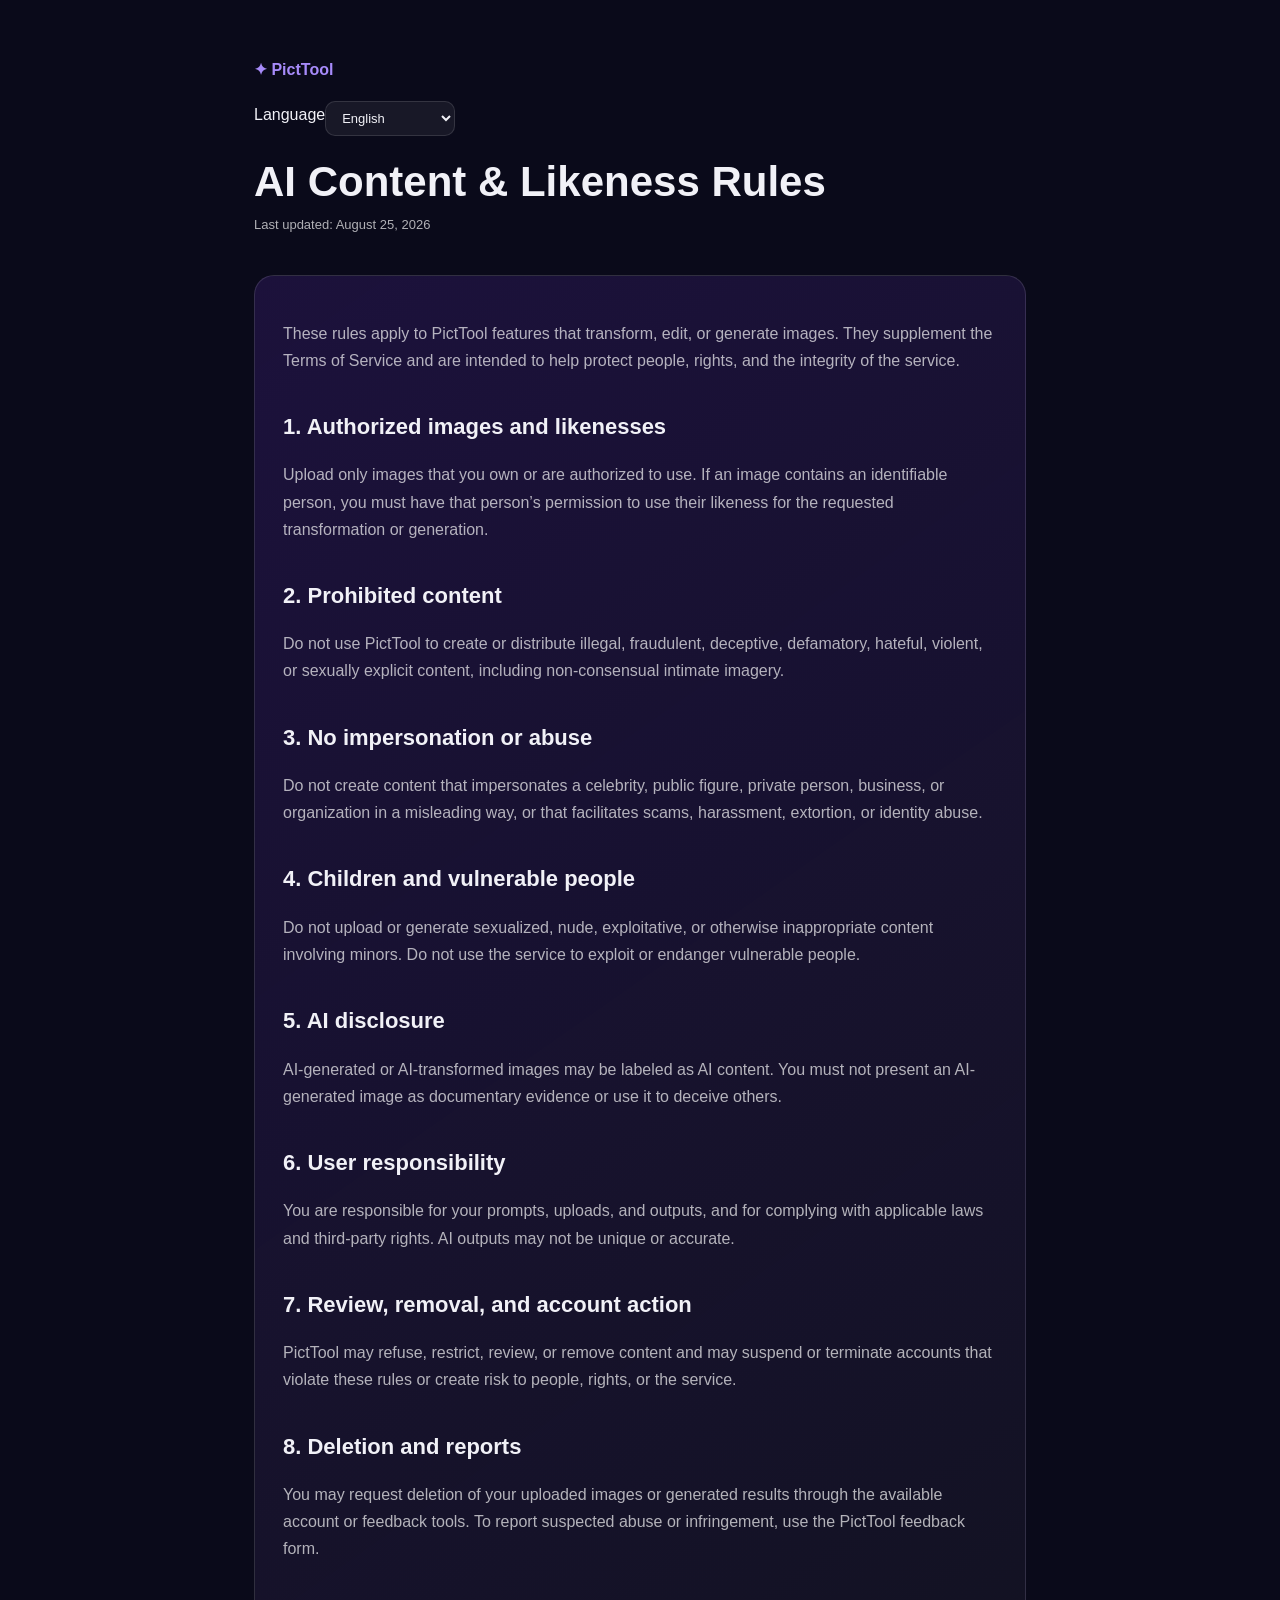
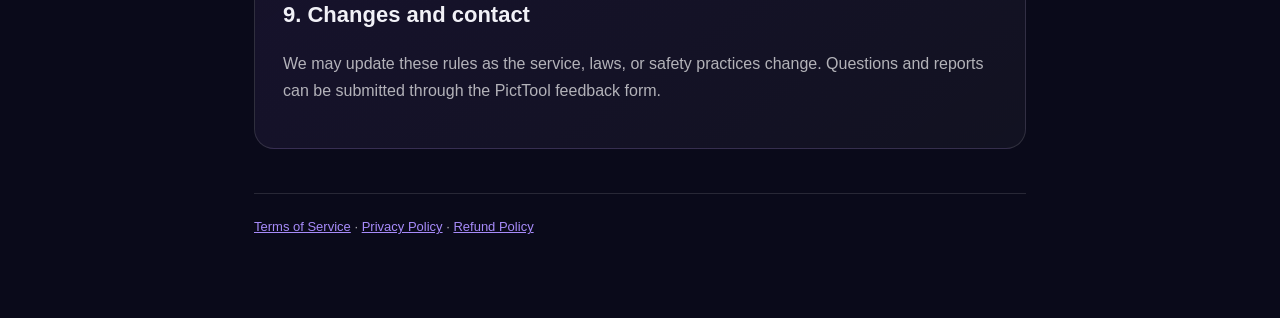
<file: ai-policy/index.html>
<!doctype html>
<html lang="en">
<head>
  <meta charset="utf-8">
  <meta name="viewport" content="width=device-width,initial-scale=1">
  <title>AI Content &amp; Likeness Rules — PictTool</title>
  <link rel="stylesheet" href="../legal-style.css">
</head>
<body>
<main>
  <header>
    <a href="../">✦ PictTool</a>
    <div class="legal-tools"><label for="language">Language</label> <select id="language" aria-label="Language"><option value="en">English</option><option value="zh">中文</option></select></div>
    <h1 id="title">AI Content &amp; Likeness Rules</h1>
    <div class="updated" id="updated">Last updated: August 25, 2026</div>
  </header>
  <div class="card" id="content"></div>
  <footer><a href="../terms/">Terms of Service</a> · <a href="../privacy/">Privacy Policy</a> · <a href="../refund/">Refund Policy</a></footer>
</main>
<script>
(function(){
  const copy={
    en:{title:'AI Content & Likeness Rules',updated:'Last updated: August 25, 2026',language:'Language',intro:'These rules apply to PictTool features that transform, edit, or generate images. They supplement the Terms of Service and are intended to help protect people, rights, and the integrity of the service.',sections:[['1. Authorized images and likenesses','Upload only images that you own or are authorized to use. If an image contains an identifiable person, you must have that person’s permission to use their likeness for the requested transformation or generation.'],['2. Prohibited content','Do not use PictTool to create or distribute illegal, fraudulent, deceptive, defamatory, hateful, violent, or sexually explicit content, including non-consensual intimate imagery.'],['3. No impersonation or abuse','Do not create content that impersonates a celebrity, public figure, private person, business, or organization in a misleading way, or that facilitates scams, harassment, extortion, or identity abuse.'],['4. Children and vulnerable people','Do not upload or generate sexualized, nude, exploitative, or otherwise inappropriate content involving minors. Do not use the service to exploit or endanger vulnerable people.'],['5. AI disclosure','AI-generated or AI-transformed images may be labeled as AI content. You must not present an AI-generated image as documentary evidence or use it to deceive others.'],['6. User responsibility','You are responsible for your prompts, uploads, and outputs, and for complying with applicable laws and third-party rights. AI outputs may not be unique or accurate.'],['7. Review, removal, and account action','PictTool may refuse, restrict, review, or remove content and may suspend or terminate accounts that violate these rules or create risk to people, rights, or the service.'],['8. Deletion and reports','You may request deletion of your uploaded images or generated results through the available account or feedback tools. To report suspected abuse or infringement, use the PictTool feedback form.'],['9. Changes and contact','We may update these rules as the service, laws, or safety practices change. Questions and reports can be submitted through the PictTool feedback form.']]},
    zh:{title:'AI 内容和肖像授权规则',updated:'最后更新：2026年8月25日',language:'语言',intro:'本规则适用于 PictTool 中对图片进行转换、编辑或生成的功能，是《服务条款》的补充，旨在保护个人、权利人和服务安全。',sections:[['1. 图片和肖像授权','只能上传您拥有权利或已经获得授权使用的图片。如果图片中包含可识别的人物，您必须获得该人物同意，才能按照请求使用其肖像进行转换或生成。'],['2. 禁止内容','不得使用 PictTool 制作或传播违法、欺诈、误导、诽谤、仇恨、暴力或色情内容，包括未经同意的私密影像。'],['3. 禁止冒充和滥用','不得以误导方式冒充名人、公众人物、私人个人、企业或组织，也不得用于诈骗、骚扰、勒索或滥用他人身份。'],['4. 未成年人和弱势群体','不得上传或生成涉及未成年人的性化、裸露、剥削或其他不当内容，也不得利用本服务伤害或剥削弱势群体。'],['5. AI 标识','AI 生成或 AI 修改的图片可能会被标记为 AI 内容。不得把 AI 图片伪装成真实证据，或用于欺骗他人。'],['6. 用户责任','您应对自己的提示词、上传内容和生成结果负责，并遵守适用法律及第三方权利。AI 生成结果可能不唯一，也不一定准确。'],['7. 审核、删除和账户处理','如果内容违反本规则，或可能对个人、权利人或服务造成风险，PictTool 可以拒绝、限制、审核或删除相关内容，并可以暂停或终止相关账户。'],['8. 删除和举报','您可以通过账户功能或反馈表单申请删除上传图片和生成结果。如需举报疑似滥用或侵权内容，请使用 PictTool 反馈表单。'],['9. 规则更新和联系','我们可能根据服务、法律或安全措施的变化更新本规则。如有问题或需要举报，请通过 PictTool 反馈表单联系我们。']]}
  };
  const lang=new URLSearchParams(location.search).get('lang')||localStorage.getItem('pict-language')||'en';
  const data=copy[lang]||copy.en;
  document.documentElement.lang=lang;
  document.getElementById('language').value=copy[lang]?lang:'en';
  document.getElementById('language').setAttribute('aria-label',data.language);
  document.getElementById('title').textContent=data.title;
  document.getElementById('updated').textContent=data.updated;
  document.getElementById('content').innerHTML='<p>'+data.intro+'</p>'+data.sections.map(function(s){return '<h2>'+s[0]+'</h2><p>'+s[1]+'</p>';}).join('');
  document.getElementById('language').addEventListener('change',function(e){localStorage.setItem('pict-language',e.target.value);location.href=location.pathname+'?lang='+e.target.value;});
})();
</script>
</body>
</html>
</file>
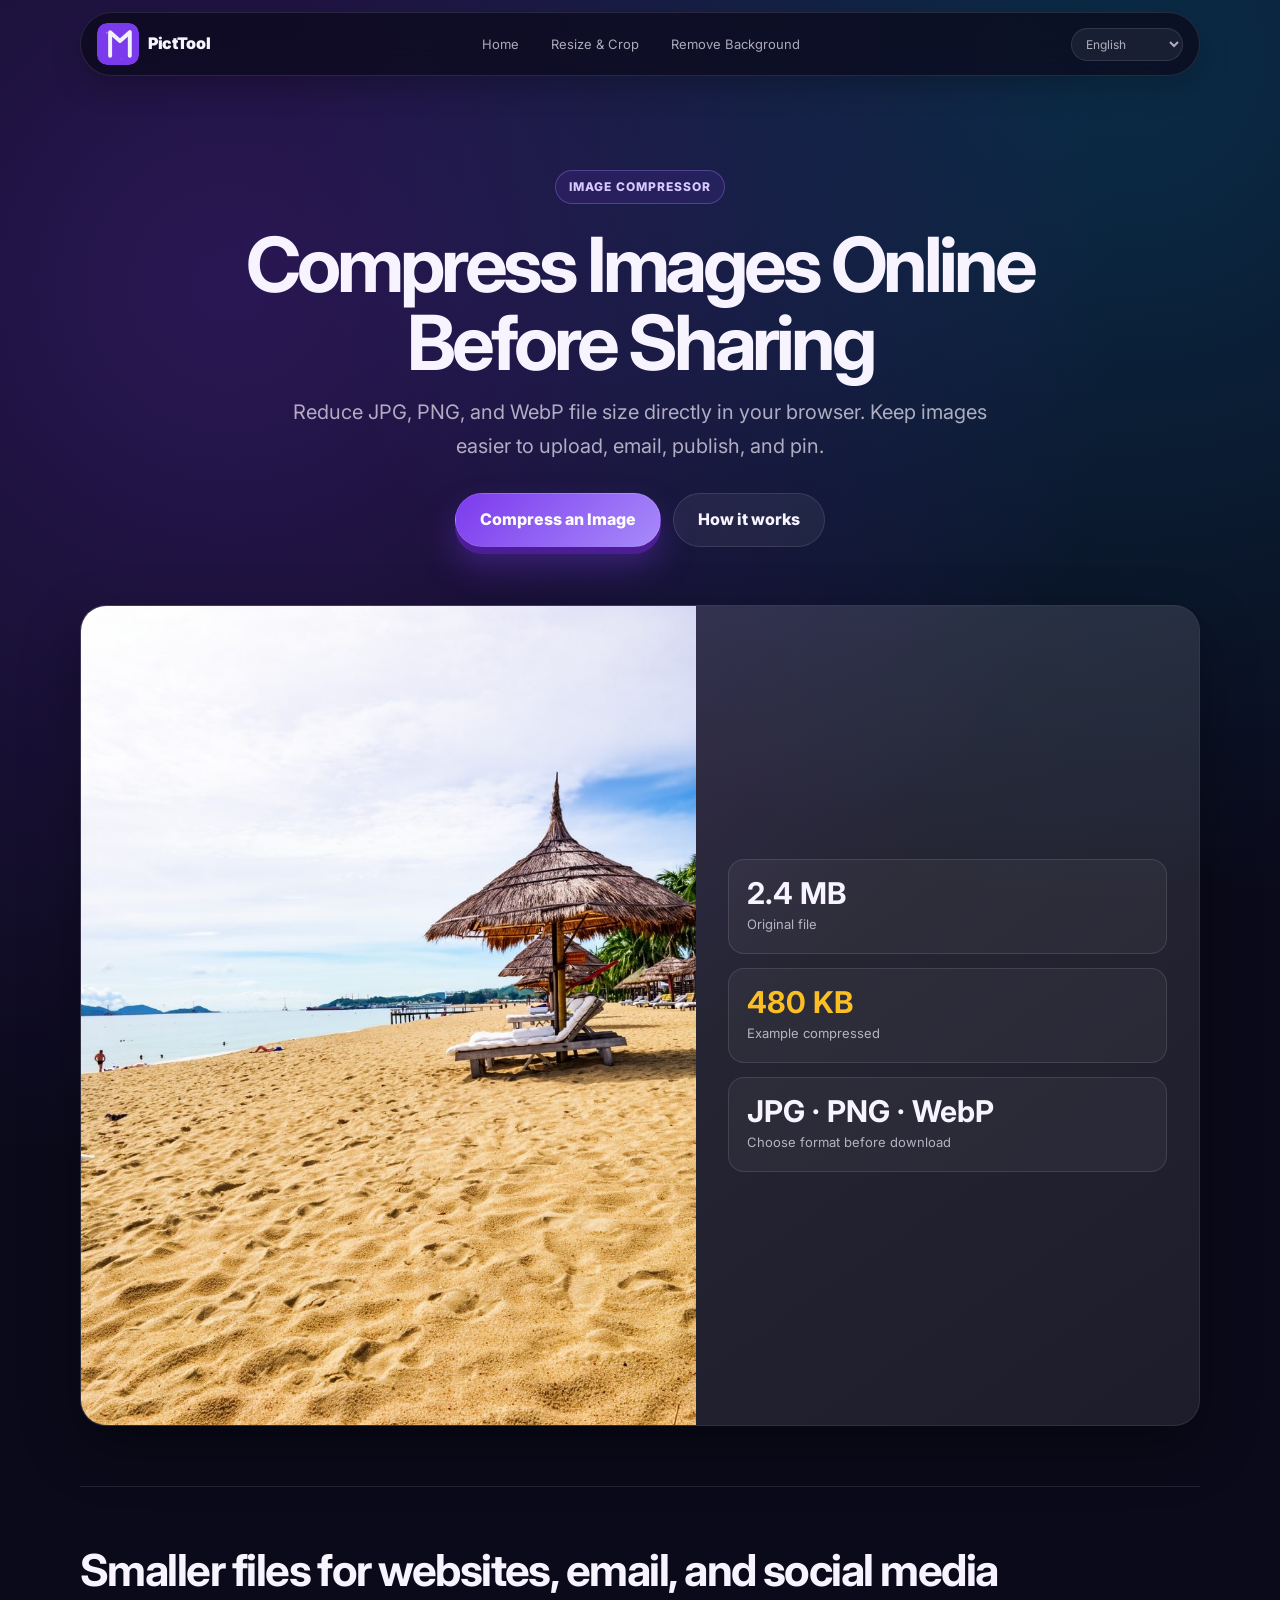
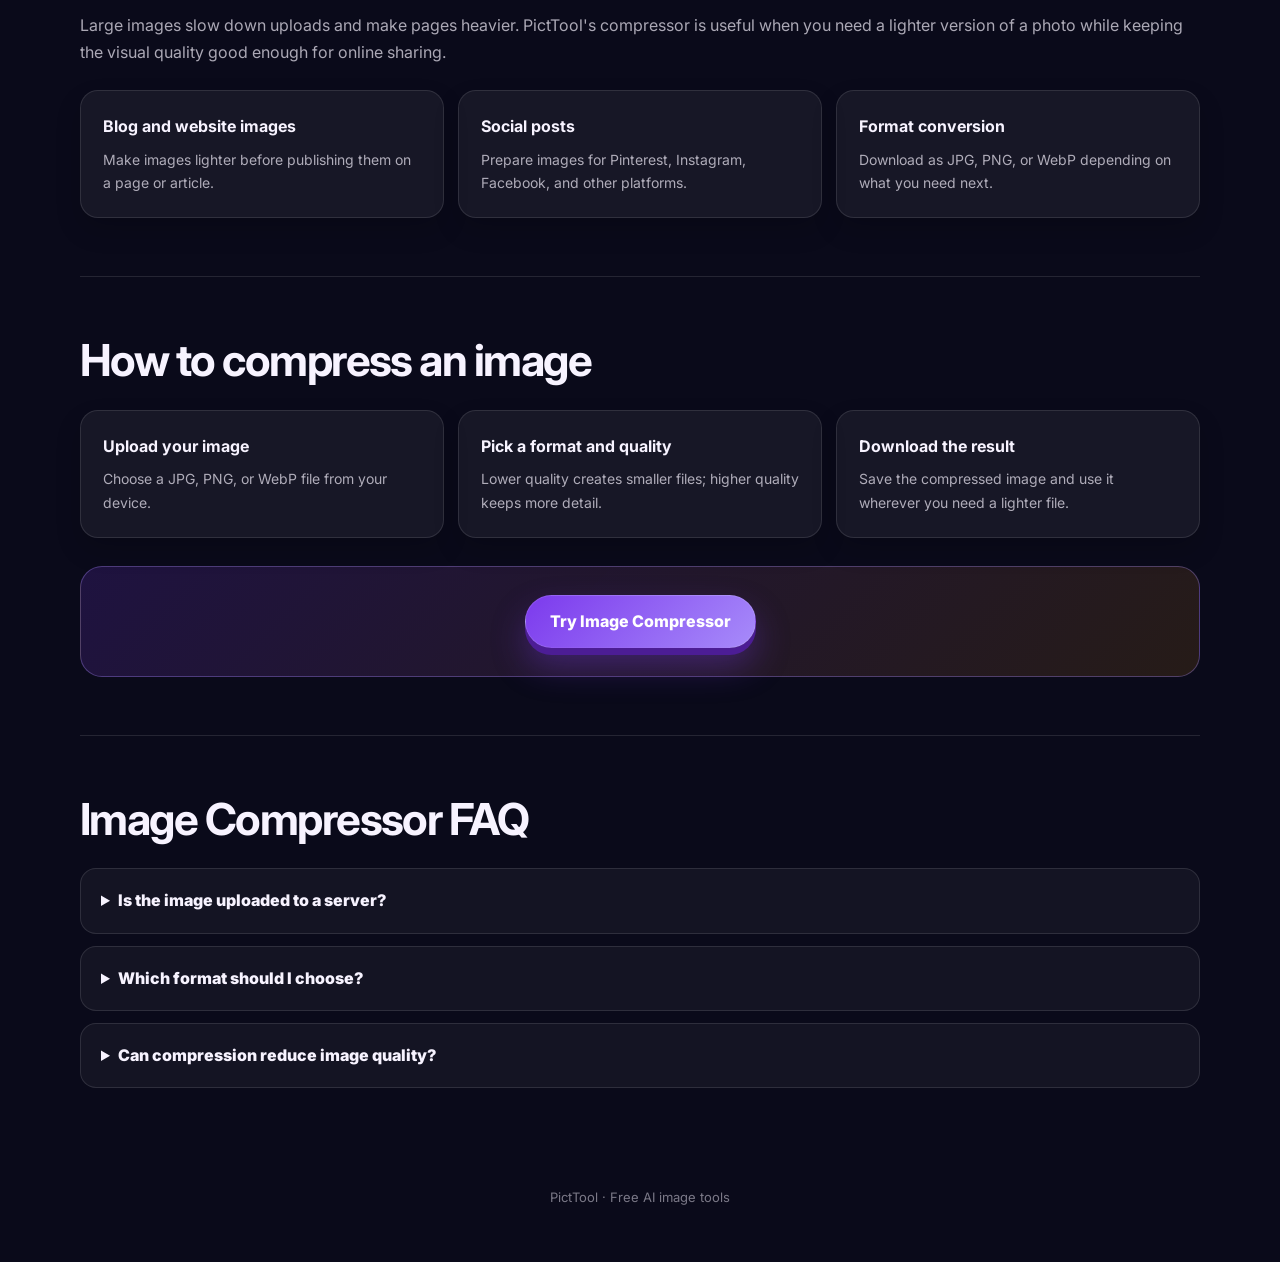
<file: image-compressor/index.html>
<!doctype html>
<html lang="en">
<head>
  <script async src="https://www.googletagmanager.com/gtag/js?id=G-9TJQL1RWTP"></script>
  <script>window.dataLayer=window.dataLayer||[];function gtag(){dataLayer.push(arguments)}gtag('js',new Date());gtag('config','G-9TJQL1RWTP');</script>
  <meta charset="utf-8" />
  <meta name="viewport" content="width=device-width,initial-scale=1" />
  <title>Image Compressor Online Free | Compress JPG, PNG, WebP | PictTool</title>
  <meta name="description" content="Compress images online for free with PictTool. Reduce JPG, PNG, and WebP file size or convert image formats directly in your browser." />
  <link rel="canonical" href="https://www.picttool.com/image-compressor/" />
  <meta property="og:type" content="website" />
  <meta property="og:url" content="https://www.picttool.com/image-compressor/" />
  <meta property="og:title" content="Image Compressor Online Free" />
  <meta property="og:description" content="Reduce image file size and convert JPG, PNG, or WebP before you share." />
  <meta property="og:image" content="https://www.picttool.com/assets/homepage-travel-comic-before.jpg" />
  <link rel="icon" type="image/svg+xml" href="../assets/logo.svg" />
  <link rel="preconnect" href="https://fonts.googleapis.com">
  <link rel="preconnect" href="https://fonts.gstatic.com" crossorigin>
  <link href="https://fonts.googleapis.com/css2?family=Inter:wght@400;600;700;800;900&display=swap" rel="stylesheet">
  <style>
:root{--bg:#0a0a1a;--panel:rgba(255,255,255,.055);--text:#f7f3ff;--muted:rgba(247,243,255,.68);--dim:rgba(247,243,255,.48);--accent:#a78bfa;--accent-2:#f59e0b;--line:rgba(255,255,255,.11);--shadow:0 22px 60px rgba(0,0,0,.32)}
*{box-sizing:border-box}html{scroll-behavior:smooth}body{margin:0;background:radial-gradient(circle at 18% 10%,rgba(124,58,237,.28),transparent 32%),radial-gradient(circle at 88% 2%,rgba(14,165,233,.22),transparent 28%),var(--bg);color:var(--text);font:16px/1.7 Inter,-apple-system,BlinkMacSystemFont,"Segoe UI",sans-serif}a{color:inherit}.container{width:min(1120px,calc(100% - 40px));margin:auto}
.nav{position:sticky;top:12px;z-index:10;padding:0 0 20px}.nav-inner{display:flex;align-items:center;justify-content:space-between;gap:18px;margin-top:12px;padding:10px 16px;border:1px solid var(--line);border-radius:999px;background:rgba(12,10,28,.74);backdrop-filter:blur(18px);box-shadow:0 12px 30px rgba(0,0,0,.22)}.brand{display:flex;align-items:center;gap:9px;text-decoration:none;font-weight:900;letter-spacing:-.02em}.brand img{width:42px;height:42px;border-radius:10px}.nav-links{display:flex;align-items:center;gap:6px}.nav-links a{padding:8px 13px;border-radius:999px;color:var(--muted);font-size:13px;text-decoration:none}.nav-links a:hover{background:rgba(255,255,255,.07);color:var(--text)}
.hero{padding:74px 0 38px;text-align:center}.eyebrow{display:inline-flex;gap:8px;align-items:center;padding:6px 13px;border:1px solid rgba(167,139,250,.32);border-radius:999px;background:rgba(124,58,237,.13);color:#d8caff;font-size:12px;font-weight:800;text-transform:uppercase;letter-spacing:.08em}h1{max-width:920px;margin:22px auto 14px;font-size:clamp(40px,7vw,76px);line-height:1.02;letter-spacing:-.055em}.lead{max-width:720px;margin:0 auto 30px;color:var(--muted);font-size:clamp(17px,2vw,20px)}.actions{display:flex;justify-content:center;gap:12px;flex-wrap:wrap}.btn{display:inline-flex;align-items:center;justify-content:center;gap:9px;min-height:48px;padding:12px 24px;border-radius:999px;border:1px solid var(--line);font-weight:800;text-decoration:none}.primary{background:linear-gradient(135deg,#7c3aed,#a78bfa);color:#fff;box-shadow:0 7px 0 #4c1d95,0 18px 34px rgba(124,58,237,.34)}.secondary{background:rgba(255,255,255,.06);color:var(--text)}
.example{padding:20px 0 60px}.compress-demo{display:grid;grid-template-columns:1.1fr .9fr;gap:0;overflow:hidden;border:1px solid var(--line);border-radius:26px;background:var(--panel);box-shadow:var(--shadow)}.preview{min-height:420px;background:#111}.preview img{width:100%;height:100%;display:block;object-fit:cover}.metrics{display:grid;align-content:center;gap:14px;padding:32px;background:linear-gradient(145deg,rgba(255,255,255,.08),rgba(255,255,255,.025))}.metric{padding:18px;border:1px solid var(--line);border-radius:16px;background:rgba(255,255,255,.045)}.metric b{display:block;font-size:30px;line-height:1}.metric span{display:block;margin-top:5px;color:var(--muted);font-size:13px}.metric.after b{color:#fbbf24}
.section{padding:58px 0;border-top:1px solid var(--line)}.section h2{margin:0 0 14px;font-size:clamp(28px,4vw,44px);line-height:1.15;letter-spacing:-.035em}.section p{color:var(--muted)}.grid,.steps{display:grid;grid-template-columns:repeat(3,1fr);gap:14px;margin-top:24px}.card,.step{padding:22px;border:1px solid var(--line);border-radius:18px;background:var(--panel);box-shadow:0 12px 26px rgba(0,0,0,.16)}.card strong,.step strong{display:block;margin-bottom:7px;font-size:16px}.card p,.step p{margin:0;color:var(--muted);font-size:14px}.cta-band{margin:28px 0 0;padding:28px;border:1px solid rgba(167,139,250,.34);border-radius:22px;background:linear-gradient(135deg,rgba(124,58,237,.18),rgba(245,158,11,.12));text-align:center}.faq{display:grid;gap:12px;margin-top:24px}.faq details{padding:18px 20px;border:1px solid var(--line);border-radius:16px;background:rgba(255,255,255,.045)}.faq summary{cursor:pointer;font-weight:850}.faq p{margin:9px 0 0}footer{padding:40px 0 54px;color:var(--dim);font-size:13px;text-align:center}footer a{color:#d8caff;text-decoration:none}
@media(max-width:760px){.container{width:min(100% - 28px,1120px)}.nav-inner{border-radius:18px}.nav-links{display:none}.hero{padding-top:46px}.compress-demo,.grid,.steps{grid-template-columns:1fr}.preview{min-height:300px}.section{padding:42px 0}.card,.step{padding:19px}}
  </style>
</head>
<body>
<nav class="nav"><div class="container nav-inner"><a class="brand" href="../"><img src="../assets/logo.svg" alt="PictTool" />PictTool</a><div class="nav-links"><a href="../">Home</a><a href="../resize-crop-image/">Resize &amp; Crop</a><a href="../remove-background/">Remove Background</a></div></div></nav>
<main>
  <section class="hero container">
    <div class="eyebrow">Image compressor</div>
    <h1>Compress Images Online Before You Share</h1>
    <p class="lead">Reduce JPG, PNG, and WebP file size directly in your browser. Keep images easier to upload, email, publish, and pin.</p>
    <div class="actions"><a class="btn primary" href="../?tool=compress-convert#upload">Compress an Image</a><a class="btn secondary" href="#how">How it works</a></div>
  </section>
  <section class="example container" aria-label="Image compression example">
    <div class="compress-demo">
      <div class="preview"><img src="../assets/homepage-travel-comic-before.jpg" alt="Travel photo ready for online image compression" /></div>
      <div class="metrics">
        <div class="metric"><b>2.4 MB</b><span>Original image file</span></div>
        <div class="metric after"><b>480 KB</b><span>Example compressed size</span></div>
        <div class="metric"><b>JPG · PNG · WebP</b><span>Choose a format before download</span></div>
      </div>
    </div>
  </section>
  <section class="section container">
    <h2>Smaller files for websites, email, and social media</h2>
    <p>Large images slow down uploads and make pages heavier. PictTool's compressor is useful when you need a lighter version of a photo while keeping the visual quality good enough for online sharing.</p>
    <div class="grid">
      <div class="card"><strong>Blog and website images</strong><p>Make images lighter before publishing them on a page or article.</p></div>
      <div class="card"><strong>Social posts</strong><p>Prepare images for Pinterest, Instagram, Facebook, and other platforms.</p></div>
      <div class="card"><strong>Format conversion</strong><p>Download as JPG, PNG, or WebP depending on what you need next.</p></div>
    </div>
  </section>
  <section class="section container" id="how">
    <h2>How to compress an image</h2>
    <div class="steps">
      <div class="step"><strong>Upload your image</strong><p>Choose a JPG, PNG, or WebP file from your device.</p></div>
      <div class="step"><strong>Pick a format and quality</strong><p>Lower quality creates smaller files; higher quality keeps more detail.</p></div>
      <div class="step"><strong>Download the result</strong><p>Save the compressed image and use it wherever you need a lighter file.</p></div>
    </div>
    <div class="cta-band"><a class="btn primary" href="../?tool=compress-convert#upload">Try Image Compressor</a></div>
  </section>
  <section class="section container">
    <h2>Image Compressor FAQ</h2>
    <div class="faq">
      <details><summary>Is the image uploaded to a server?</summary><p>The quick compressor runs in your browser, so the image is processed locally on your device.</p></details>
      <details><summary>Which format should I choose?</summary><p>JPG is good for photos, PNG is useful when transparency matters, and WebP often gives smaller files for the web.</p></details>
      <details><summary>Can compression reduce image quality?</summary><p>Yes. Lower file sizes can remove detail, so choose the highest quality that still gives you a useful file size.</p></details>
    </div>
  </section>
  <script src="../assets/subpage-l10n.js" defer></script>
</main>
<footer class="container">PictTool · <a href="../">Free AI image tools</a></footer>
</body>
</html>
</file>
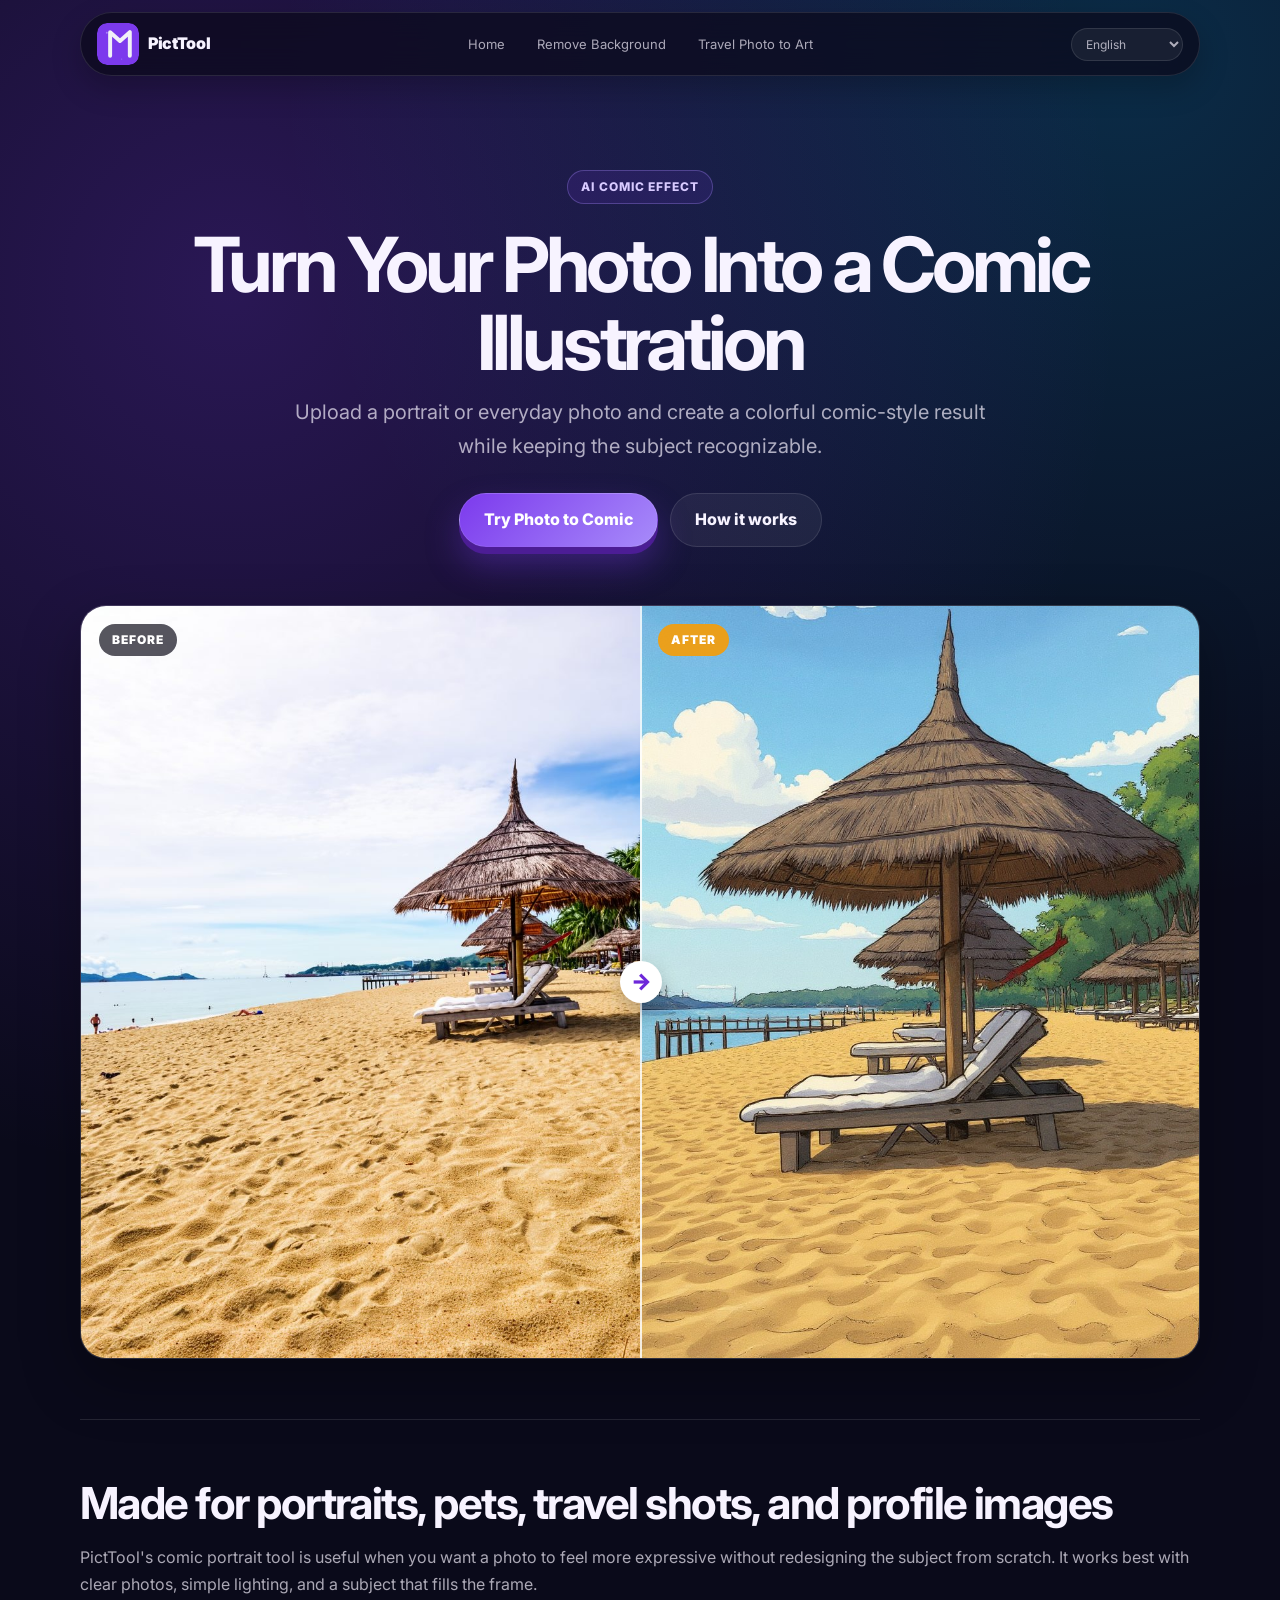
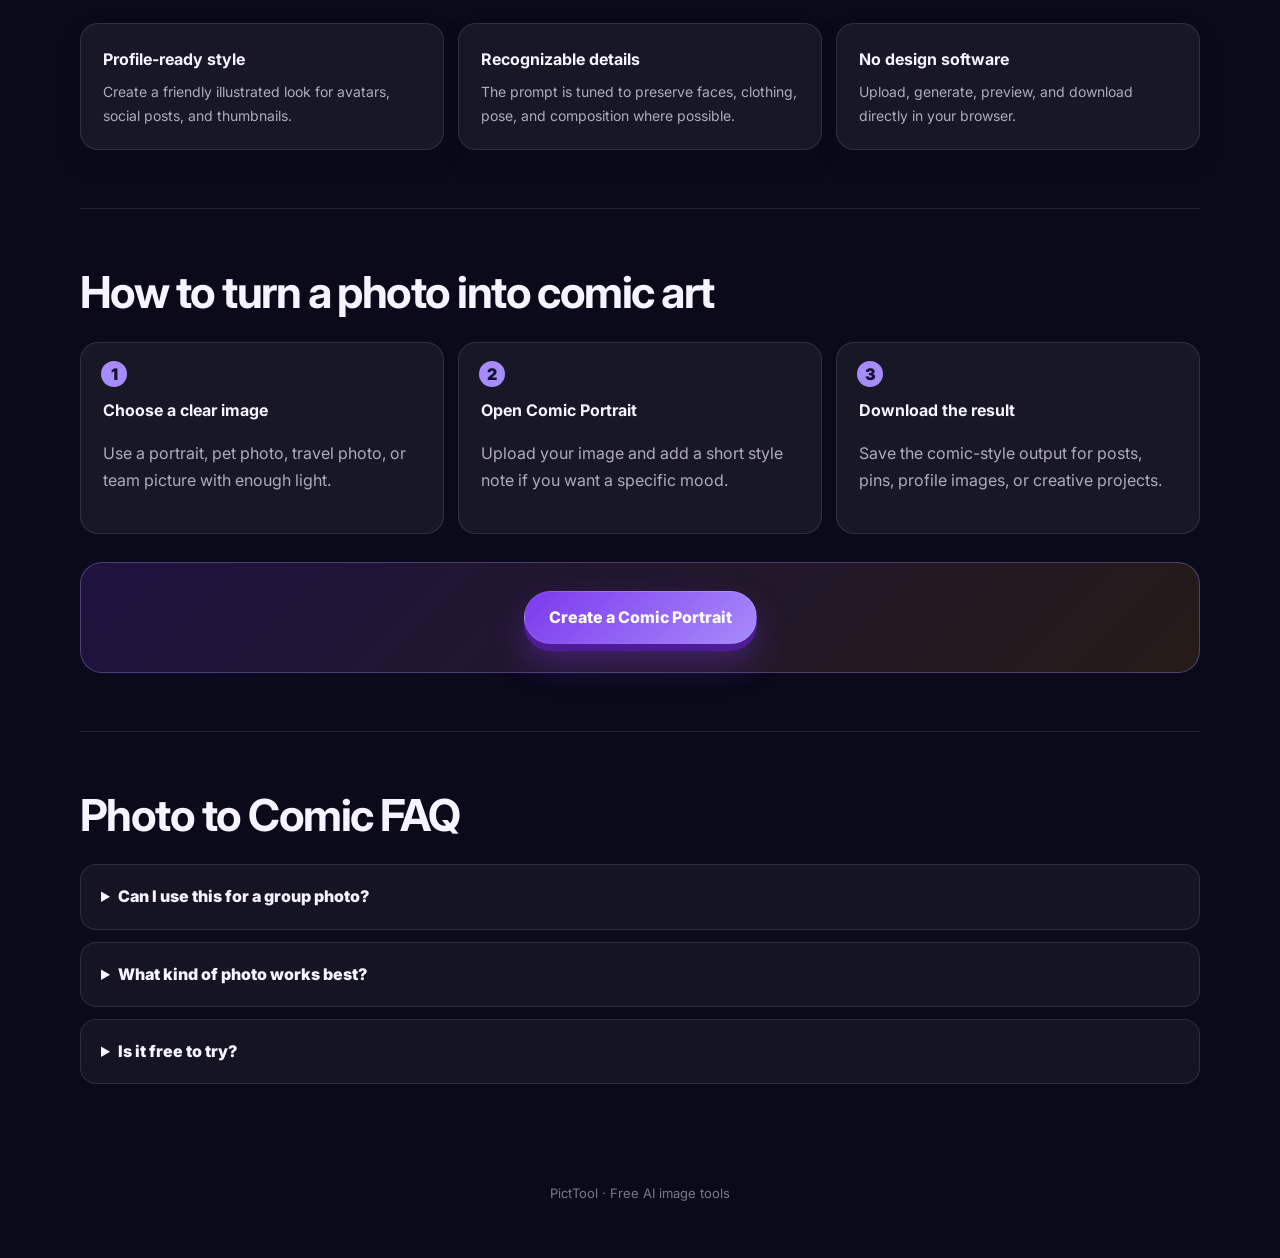
<file: photo-to-comic/index.html>
<!doctype html>
<html lang="en">
<head>
  <script async src="https://www.googletagmanager.com/gtag/js?id=G-9TJQL1RWTP"></script>
  <script>window.dataLayer=window.dataLayer||[];function gtag(){dataLayer.push(arguments)}gtag('js',new Date());gtag('config','G-9TJQL1RWTP');</script>
  <meta charset="utf-8" />
  <meta name="viewport" content="width=device-width,initial-scale=1" />
  <title>Photo to Comic Online Free | AI Comic Portrait Tool | PictTool</title>
  <meta name="description" content="Turn a portrait, travel photo, or everyday image into a polished comic-style illustration online. Try PictTool's free AI Photo to Comic tool." />
  <link rel="canonical" href="https://www.picttool.com/photo-to-comic/" />
  <meta property="og:type" content="website" />
  <meta property="og:url" content="https://www.picttool.com/photo-to-comic/" />
  <meta property="og:title" content="Photo to Comic Online Free" />
  <meta property="og:description" content="Create a colorful comic-style version of your photo with PictTool." />
  <meta property="og:image" content="https://www.picttool.com/assets/homepage-travel-comic-after.jpg" />
  <link rel="icon" type="image/svg+xml" href="../assets/logo.svg" />
  <link rel="preconnect" href="https://fonts.googleapis.com">
  <link rel="preconnect" href="https://fonts.gstatic.com" crossorigin>
  <link href="https://fonts.googleapis.com/css2?family=Inter:wght@400;600;700;800;900&display=swap" rel="stylesheet">
  <style>
:root{--bg:#0a0a1a;--panel:rgba(255,255,255,.055);--panel-strong:rgba(255,255,255,.09);--text:#f7f3ff;--muted:rgba(247,243,255,.68);--dim:rgba(247,243,255,.48);--accent:#a78bfa;--accent-2:#f59e0b;--line:rgba(255,255,255,.11);--shadow:0 22px 60px rgba(0,0,0,.32)}
*{box-sizing:border-box}
html{scroll-behavior:smooth}
body{margin:0;background:radial-gradient(circle at 18% 10%,rgba(124,58,237,.28),transparent 32%),radial-gradient(circle at 88% 2%,rgba(14,165,233,.22),transparent 28%),var(--bg);color:var(--text);font:16px/1.7 Inter,-apple-system,BlinkMacSystemFont,"Segoe UI",sans-serif}
a{color:inherit}
.container{width:min(1120px,calc(100% - 40px));margin:auto}
.nav{position:sticky;top:12px;z-index:10;padding:0 0 20px}
.nav-inner{display:flex;align-items:center;justify-content:space-between;gap:18px;margin-top:12px;padding:10px 16px;border:1px solid var(--line);border-radius:999px;background:rgba(12,10,28,.74);backdrop-filter:blur(18px);box-shadow:0 12px 30px rgba(0,0,0,.22)}
.brand{display:flex;align-items:center;gap:9px;text-decoration:none;font-weight:900;letter-spacing:-.02em}
.brand img{width:42px;height:42px;border-radius:10px}
.nav-links{display:flex;align-items:center;gap:6px}
.nav-links a{padding:8px 13px;border-radius:999px;color:var(--muted);font-size:13px;text-decoration:none}
.nav-links a:hover{background:rgba(255,255,255,.07);color:var(--text)}
.hero{padding:74px 0 38px;text-align:center}
.eyebrow{display:inline-flex;gap:8px;align-items:center;padding:6px 13px;border:1px solid rgba(167,139,250,.32);border-radius:999px;background:rgba(124,58,237,.13);color:#d8caff;font-size:12px;font-weight:800;text-transform:uppercase;letter-spacing:.08em}
h1{max-width:920px;margin:22px auto 14px;font-size:clamp(40px,7vw,76px);line-height:1.02;letter-spacing:-.055em}
.lead{max-width:720px;margin:0 auto 30px;color:var(--muted);font-size:clamp(17px,2vw,20px)}
.actions{display:flex;justify-content:center;gap:12px;flex-wrap:wrap}
.btn{display:inline-flex;align-items:center;justify-content:center;gap:9px;min-height:48px;padding:12px 24px;border-radius:999px;border:1px solid var(--line);font-weight:800;text-decoration:none}
.primary{background:linear-gradient(135deg,#7c3aed,#a78bfa);color:#fff;box-shadow:0 7px 0 #4c1d95,0 18px 34px rgba(124,58,237,.34)}
.secondary{background:rgba(255,255,255,.06);color:var(--text)}
.example{padding:20px 0 60px}
.comparison-card{position:relative;display:grid;grid-template-columns:1fr 1fr;gap:0;overflow:hidden;border:1px solid var(--line);border-radius:26px;background:var(--panel);box-shadow:var(--shadow)}
.shot{position:relative;min-height:420px;background:#111}
.shot img{width:100%;height:100%;display:block;object-fit:cover}
.shot.contain img{object-fit:contain;background:#fff}
.label{position:absolute;top:18px;left:18px;padding:6px 13px;border-radius:999px;background:rgba(8,7,20,.68);color:#fff;font-size:12px;font-weight:900;text-transform:uppercase;letter-spacing:.08em}
.after .label{background:rgba(245,158,11,.92)}
.divider{position:absolute;inset:0 auto 0 50%;width:2px;background:rgba(255,255,255,.82)}
.divider span{position:absolute;top:50%;left:50%;transform:translate(-50%,-50%);display:grid;place-items:center;width:42px;height:42px;border-radius:50%;background:#fff;color:#6d28d9;font-size:22px;font-weight:900;box-shadow:0 8px 20px rgba(0,0,0,.25)}
.section{padding:58px 0;border-top:1px solid var(--line)}
.section h2{margin:0 0 14px;font-size:clamp(28px,4vw,44px);line-height:1.15;letter-spacing:-.035em}
.section p{color:var(--muted)}
.grid{display:grid;grid-template-columns:repeat(3,1fr);gap:14px;margin-top:24px}
.card{padding:22px;border:1px solid var(--line);border-radius:18px;background:var(--panel);box-shadow:0 12px 26px rgba(0,0,0,.16)}
.card strong{display:block;margin-bottom:7px;font-size:16px}
.card p{margin:0;color:var(--muted);font-size:14px}
.steps{counter-reset:step;display:grid;grid-template-columns:repeat(3,1fr);gap:14px;margin-top:24px}
.step{position:relative;padding:54px 22px 22px;border:1px solid var(--line);border-radius:18px;background:var(--panel)}
.step::before{counter-increment:step;content:counter(step);position:absolute;top:18px;left:20px;width:26px;height:26px;border-radius:50%;display:grid;place-items:center;background:var(--accent);color:#170f32;font-weight:900}
.faq{display:grid;gap:12px;margin-top:24px}
.faq details{padding:18px 20px;border:1px solid var(--line);border-radius:16px;background:rgba(255,255,255,.045)}
.faq summary{cursor:pointer;font-weight:850}
.faq p{margin:9px 0 0}
.cta-band{margin:28px 0 0;padding:28px;border:1px solid rgba(167,139,250,.34);border-radius:22px;background:linear-gradient(135deg,rgba(124,58,237,.18),rgba(245,158,11,.12));text-align:center}
footer{padding:40px 0 54px;color:var(--dim);font-size:13px;text-align:center}
footer a{color:#d8caff;text-decoration:none}
@media(max-width:760px){.container{width:min(100% - 28px,1120px)}.nav-inner{border-radius:18px}.nav-links{display:none}.hero{padding-top:46px}.comparison-card,.grid,.steps{grid-template-columns:1fr}.shot{min-height:340px}.divider{display:none}.section{padding:42px 0}.card,.step{padding:19px}.step{padding-top:52px}}
  </style>
</head>
<body>
<nav class="nav"><div class="container nav-inner"><a class="brand" href="../"><img src="../assets/logo.svg" alt="PictTool" />PictTool</a><div class="nav-links"><a href="../">Home</a><a href="../remove-background/">Remove Background</a><a href="../travel-photo-to-art/">Travel Photo to Art</a></div></div></nav>
<main>
  <section class="hero container">
    <div class="eyebrow">AI comic effect</div>
    <h1>Turn Your Photo Into a Comic Illustration</h1>
    <p class="lead">Upload a portrait or everyday photo and create a colorful comic-style result while keeping the subject recognizable.</p>
    <div class="actions"><a class="btn primary" href="../?tool=comic-portrait#upload">Try Photo to Comic</a><a class="btn secondary" href="#how">How it works</a></div>
  </section>
  <section class="example container" aria-label="Photo to comic before and after example">
    <div class="comparison-card">
      <div class="shot"><img src="../assets/homepage-travel-comic-before.jpg" alt="Original travel photo before comic transformation" /><span class="label">Before</span></div>
      <div class="shot after"><img src="../assets/homepage-travel-comic-after.jpg" alt="Comic-style illustration created from the original photo" /><span class="label">After</span></div>
      <div class="divider"><span>→</span></div>
    </div>
  </section>
  <section class="section container">
    <h2>Made for portraits, pets, travel shots, and profile images</h2>
    <p>PictTool's comic portrait tool is useful when you want a photo to feel more expressive without redesigning the subject from scratch. It works best with clear photos, simple lighting, and a subject that fills the frame.</p>
    <div class="grid">
      <div class="card"><strong>Profile-ready style</strong><p>Create a friendly illustrated look for avatars, social posts, and thumbnails.</p></div>
      <div class="card"><strong>Recognizable details</strong><p>The prompt is tuned to preserve faces, clothing, pose, and composition where possible.</p></div>
      <div class="card"><strong>No design software</strong><p>Upload, generate, preview, and download directly in your browser.</p></div>
    </div>
  </section>
  <section class="section container" id="how">
    <h2>How to turn a photo into comic art</h2>
    <div class="steps">
      <div class="step"><strong>Choose a clear image</strong><p>Use a portrait, pet photo, travel photo, or team picture with enough light.</p></div>
      <div class="step"><strong>Open Comic Portrait</strong><p>Upload your image and add a short style note if you want a specific mood.</p></div>
      <div class="step"><strong>Download the result</strong><p>Save the comic-style output for posts, pins, profile images, or creative projects.</p></div>
    </div>
    <div class="cta-band"><a class="btn primary" href="../?tool=comic-portrait#upload">Create a Comic Portrait</a></div>
  </section>
  <section class="section container">
    <h2>Photo to Comic FAQ</h2>
    <div class="faq">
      <details><summary>Can I use this for a group photo?</summary><p>Yes. Clear group photos can work, but close portraits usually keep facial details more consistently.</p></details>
      <details><summary>What kind of photo works best?</summary><p>Use sharp images with the subject near the center. Avoid extreme blur, very dark lighting, or tiny faces.</p></details>
      <details><summary>Is it free to try?</summary><p>PictTool includes free daily usage with limited AI generations, so you can test the effect before deciding what to create next.</p></details>
    </div>
  </section>
  <script src="../assets/subpage-l10n.js" defer></script>
</main>
<footer class="container">PictTool · <a href="../">Free AI image tools</a></footer>
</body>
</html>
</file>
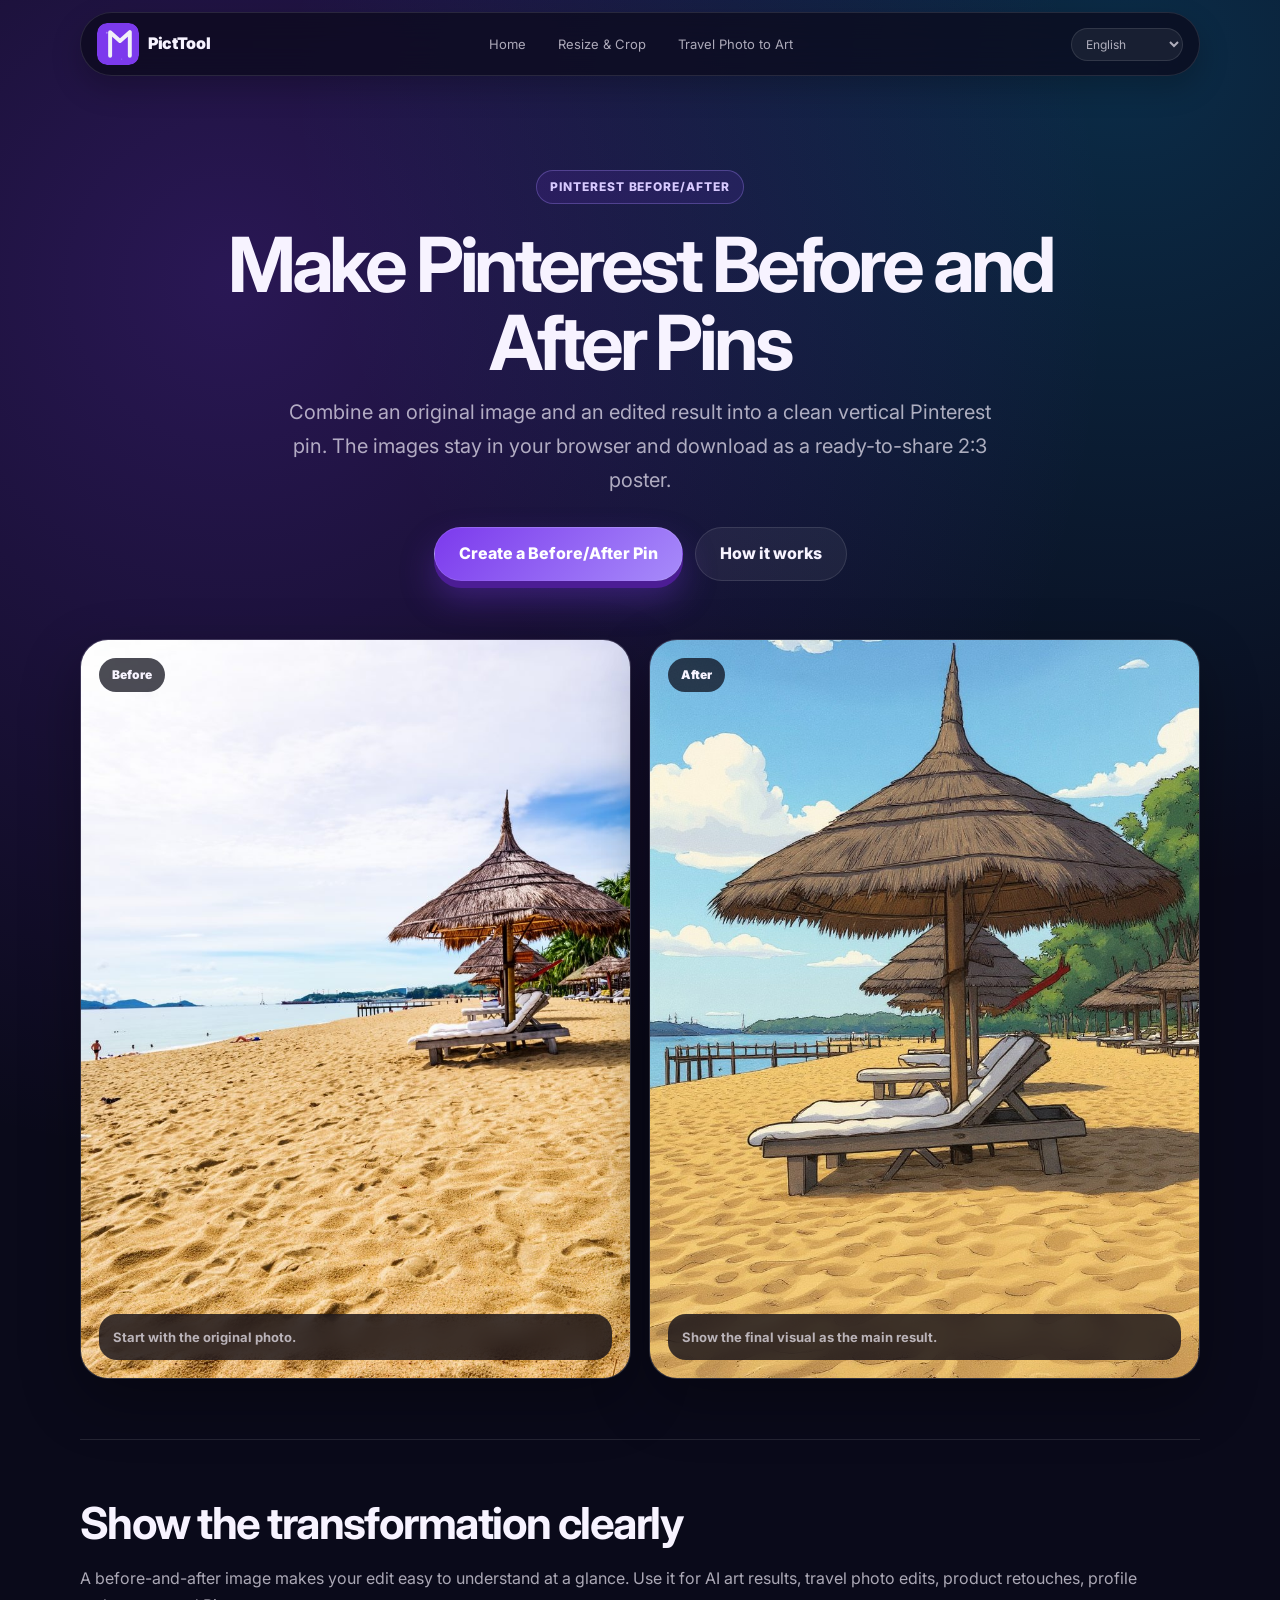
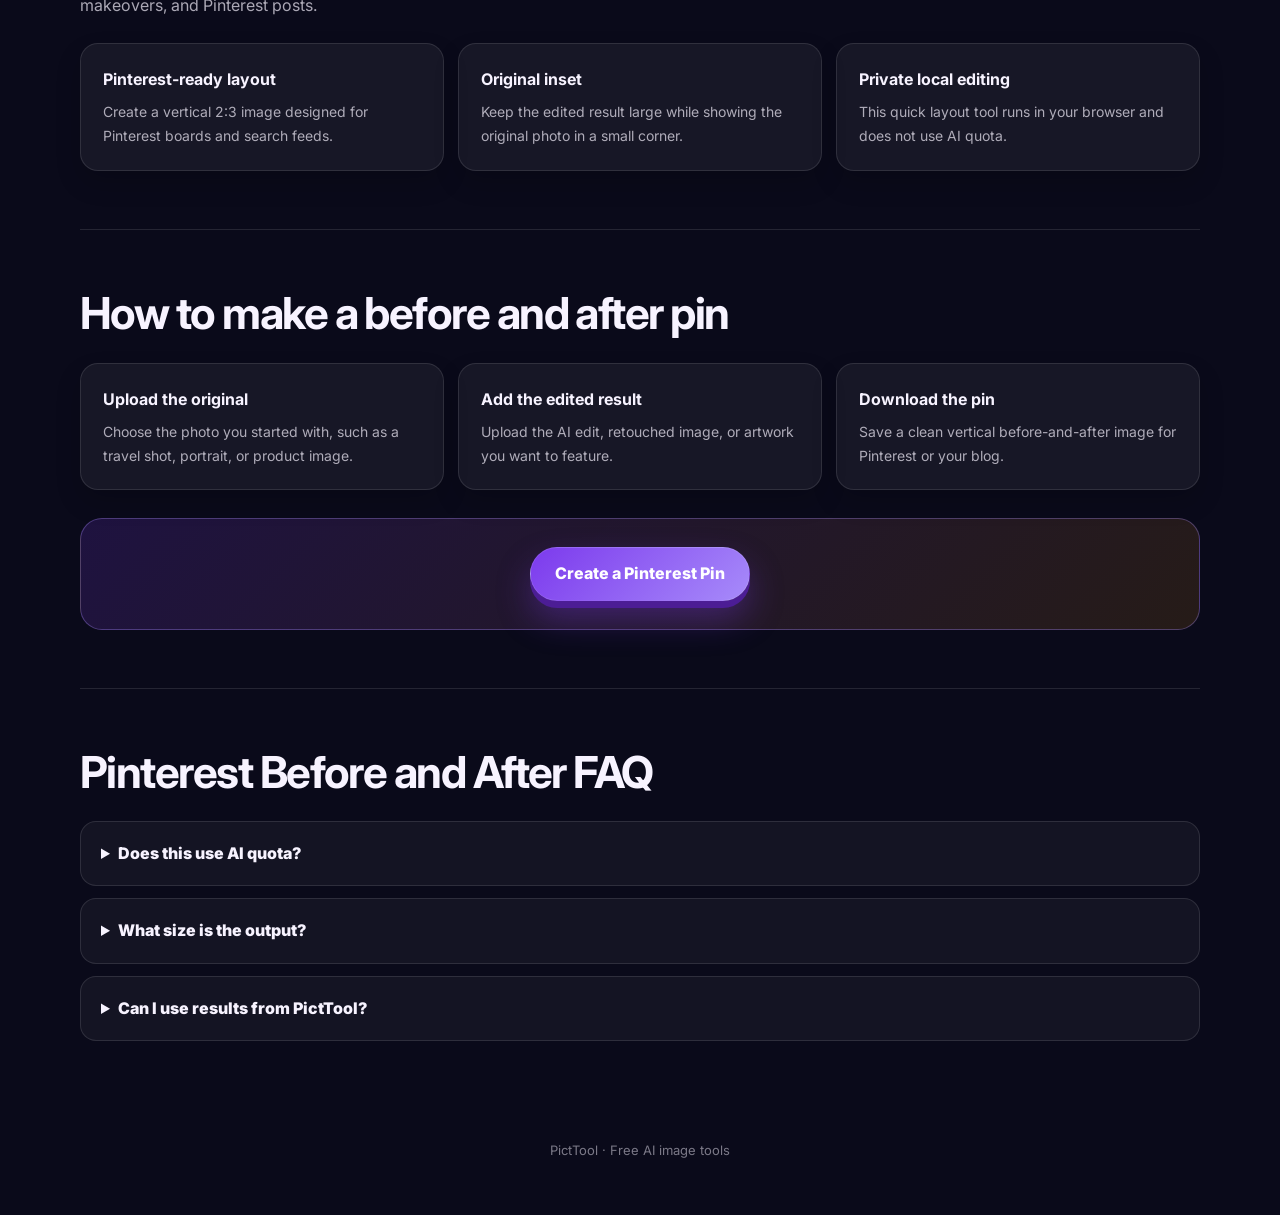
<file: pinterest-before-after/index.html>
<!doctype html>
<html lang="en">
<head>
  <script async src="https://www.googletagmanager.com/gtag/js?id=G-9TJQL1RWTP"></script>
  <script>window.dataLayer=window.dataLayer||[];function gtag(){dataLayer.push(arguments)}gtag('js',new Date());gtag('config','G-9TJQL1RWTP');</script>
  <meta charset="utf-8" />
  <meta name="viewport" content="width=device-width,initial-scale=1" />
  <title>Pinterest Before and After Maker Online Free | PictTool</title>
  <meta name="description" content="Create a vertical Pinterest before-and-after image from an original photo and edited result. Combine two images locally in your browser with PictTool." />
  <link rel="canonical" href="https://www.picttool.com/pinterest-before-after/" />
  <meta property="og:type" content="website" />
  <meta property="og:url" content="https://www.picttool.com/pinterest-before-after/" />
  <meta property="og:title" content="Pinterest Before and After Maker Online Free" />
  <meta property="og:description" content="Combine an original photo and edited result into a clean vertical Pinterest pin." />
  <meta property="og:image" content="https://www.picttool.com/assets/homepage-travel-comic-after.jpg" />
  <link rel="icon" type="image/svg+xml" href="../assets/logo.svg" />
  <link rel="preconnect" href="https://fonts.googleapis.com">
  <link rel="preconnect" href="https://fonts.gstatic.com" crossorigin>
  <link href="https://fonts.googleapis.com/css2?family=Inter:wght@400;600;700;800;900&display=swap" rel="stylesheet">
  <style>
:root{--bg:#0a0a1a;--panel:rgba(255,255,255,.055);--text:#f7f3ff;--muted:rgba(247,243,255,.68);--dim:rgba(247,243,255,.48);--accent:#a78bfa;--accent-2:#f59e0b;--line:rgba(255,255,255,.11);--shadow:0 22px 60px rgba(0,0,0,.32)}
*{box-sizing:border-box}html{scroll-behavior:smooth}body{margin:0;background:radial-gradient(circle at 18% 10%,rgba(124,58,237,.28),transparent 32%),radial-gradient(circle at 88% 2%,rgba(14,165,233,.22),transparent 28%),var(--bg);color:var(--text);font:16px/1.7 Inter,-apple-system,BlinkMacSystemFont,"Segoe UI",sans-serif}a{color:inherit}.container{width:min(1120px,calc(100% - 40px));margin:auto}
.nav{position:sticky;top:12px;z-index:10;padding:0 0 20px}.nav-inner{display:flex;align-items:center;justify-content:space-between;gap:18px;margin-top:12px;padding:10px 16px;border:1px solid var(--line);border-radius:999px;background:rgba(12,10,28,.74);backdrop-filter:blur(18px);box-shadow:0 12px 30px rgba(0,0,0,.22)}.brand{display:flex;align-items:center;gap:9px;text-decoration:none;font-weight:900;letter-spacing:-.02em}.brand img{width:42px;height:42px;border-radius:10px}.nav-links{display:flex;align-items:center;gap:6px}.nav-links a{padding:8px 13px;border-radius:999px;color:var(--muted);font-size:13px;text-decoration:none}.nav-links a:hover{background:rgba(255,255,255,.07);color:var(--text)}
.hero{padding:74px 0 38px;text-align:center}.eyebrow{display:inline-flex;gap:8px;align-items:center;padding:6px 13px;border:1px solid rgba(167,139,250,.32);border-radius:999px;background:rgba(124,58,237,.13);color:#d8caff;font-size:12px;font-weight:800;text-transform:uppercase;letter-spacing:.08em}h1{max-width:920px;margin:22px auto 14px;font-size:clamp(40px,7vw,76px);line-height:1.02;letter-spacing:-.055em}.lead{max-width:720px;margin:0 auto 30px;color:var(--muted);font-size:clamp(17px,2vw,20px)}.actions{display:flex;justify-content:center;gap:12px;flex-wrap:wrap}.btn{display:inline-flex;align-items:center;justify-content:center;gap:9px;min-height:48px;padding:12px 24px;border-radius:999px;border:1px solid var(--line);font-weight:800;text-decoration:none}.primary{background:linear-gradient(135deg,#7c3aed,#a78bfa);color:#fff;box-shadow:0 7px 0 #4c1d95,0 18px 34px rgba(124,58,237,.34)}.secondary{background:rgba(255,255,255,.06);color:var(--text)}
.example{padding:20px 0 60px}.pin-demo{display:grid;grid-template-columns:minmax(0,1fr) minmax(0,1fr);gap:18px;align-items:stretch}.pin-card{position:relative;min-height:560px;margin:0;overflow:hidden;border:1px solid var(--line);border-radius:28px;background:var(--panel);box-shadow:var(--shadow)}.pin-card img{width:100%;height:100%;display:block;object-fit:cover}.label{position:absolute;left:18px;top:18px;padding:7px 13px;border-radius:999px;background:rgba(8,7,20,.72);font-size:12px;font-weight:900}.pin-note{position:absolute;left:18px;right:18px;bottom:18px;padding:12px 14px;border-radius:18px;background:rgba(8,7,20,.76);color:var(--muted);font-size:13px;font-weight:700;backdrop-filter:blur(10px)}
.section{padding:58px 0;border-top:1px solid var(--line)}.section h2{margin:0 0 14px;font-size:clamp(28px,4vw,44px);line-height:1.15;letter-spacing:-.035em}.section p{color:var(--muted)}.grid,.steps{display:grid;grid-template-columns:repeat(3,1fr);gap:14px;margin-top:24px}.card,.step{padding:22px;border:1px solid var(--line);border-radius:18px;background:var(--panel);box-shadow:0 12px 26px rgba(0,0,0,.16)}.card strong,.step strong{display:block;margin-bottom:7px;font-size:16px}.card p,.step p{margin:0;color:var(--muted);font-size:14px}.cta-band{margin:28px 0 0;padding:28px;border:1px solid rgba(167,139,250,.34);border-radius:22px;background:linear-gradient(135deg,rgba(124,58,237,.18),rgba(245,158,11,.12));text-align:center}.faq{display:grid;gap:12px;margin-top:24px}.faq details{padding:18px 20px;border:1px solid var(--line);border-radius:16px;background:rgba(255,255,255,.045)}.faq summary{cursor:pointer;font-weight:850}.faq p{margin:9px 0 0}footer{padding:40px 0 54px;color:var(--dim);font-size:13px;text-align:center}footer a{color:#d8caff;text-decoration:none}
@media(max-width:760px){.container{width:min(100% - 28px,1120px)}.nav-inner{border-radius:18px}.nav-links{display:none}.hero{padding-top:46px}.pin-demo,.grid,.steps{grid-template-columns:1fr}.pin-card{min-height:auto;aspect-ratio:2/3}.section{padding:42px 0}.card,.step{padding:19px}}
  </style>
</head>
<body>
<nav class="nav"><div class="container nav-inner"><a class="brand" href="../"><img src="../assets/logo.svg" alt="PictTool" />PictTool</a><div class="nav-links"><a href="../">Home</a><a href="../resize-crop-image/">Resize &amp; Crop</a><a href="../travel-photo-to-art/">Travel Photo to Art</a></div></div></nav>
<main>
  <section class="hero container">
    <div class="eyebrow">Pinterest before/after</div>
    <h1>Make Pinterest Before and After Pins</h1>
    <p class="lead">Combine an original image and an edited result into a clean vertical Pinterest pin. The images stay in your browser and download as a ready-to-share 2:3 poster.</p>
    <div class="actions"><a class="btn primary" href="../?tool=pin-before-after#upload">Create a Before/After Pin</a><a class="btn secondary" href="#workflow">How it works</a></div>
  </section>
  <section class="example container" aria-label="Pinterest before and after example">
    <div class="pin-demo">
      <figure class="pin-card"><img src="../assets/homepage-travel-comic-before.jpg" alt="Original travel photo before editing" /><span class="label">Before</span><figcaption class="pin-note">Start with the original photo.</figcaption></figure>
      <figure class="pin-card"><img src="../assets/homepage-travel-comic-after.jpg" alt="Edited travel art after conversion" /><span class="label">After</span><figcaption class="pin-note">Show the final visual as the main result.</figcaption></figure>
    </div>
  </section>
  <section class="section container">
    <h2>Show the transformation clearly</h2>
    <p>A before-and-after image makes your edit easy to understand at a glance. Use it for AI art results, travel photo edits, product retouches, profile makeovers, and Pinterest posts.</p>
    <div class="grid">
      <div class="card"><strong>Pinterest-ready layout</strong><p>Create a vertical 2:3 image designed for Pinterest boards and search feeds.</p></div>
      <div class="card"><strong>Original inset</strong><p>Keep the edited result large while showing the original photo in a small corner.</p></div>
      <div class="card"><strong>Private local editing</strong><p>This quick layout tool runs in your browser and does not use AI quota.</p></div>
    </div>
  </section>
  <section class="section container" id="workflow">
    <h2>How to make a before and after pin</h2>
    <div class="steps">
      <div class="step"><strong>Upload the original</strong><p>Choose the photo you started with, such as a travel shot, portrait, or product image.</p></div>
      <div class="step"><strong>Add the edited result</strong><p>Upload the AI edit, retouched image, or artwork you want to feature.</p></div>
      <div class="step"><strong>Download the pin</strong><p>Save a clean vertical before-and-after image for Pinterest or your blog.</p></div>
    </div>
    <div class="cta-band"><a class="btn primary" href="../?tool=pin-before-after#upload">Create a Pinterest Pin</a></div>
  </section>
  <section class="section container">
    <h2>Pinterest Before and After FAQ</h2>
    <div class="faq">
      <details><summary>Does this use AI quota?</summary><p>No. This is a local layout tool for combining two images, so it does not use your AI generation allowance.</p></details>
      <details><summary>What size is the output?</summary><p>The current tool creates a vertical 2:3 image, which is a common Pinterest-friendly format.</p></details>
      <details><summary>Can I use results from PictTool?</summary><p>Yes. Use your original image as the before photo and your PictTool result as the after photo.</p></details>
    </div>
  </section>
  <script src="../assets/subpage-l10n.js" defer></script>
</main>
<footer class="container">PictTool · <a href="../">Free AI image tools</a></footer>
</body>
</html>
</file>
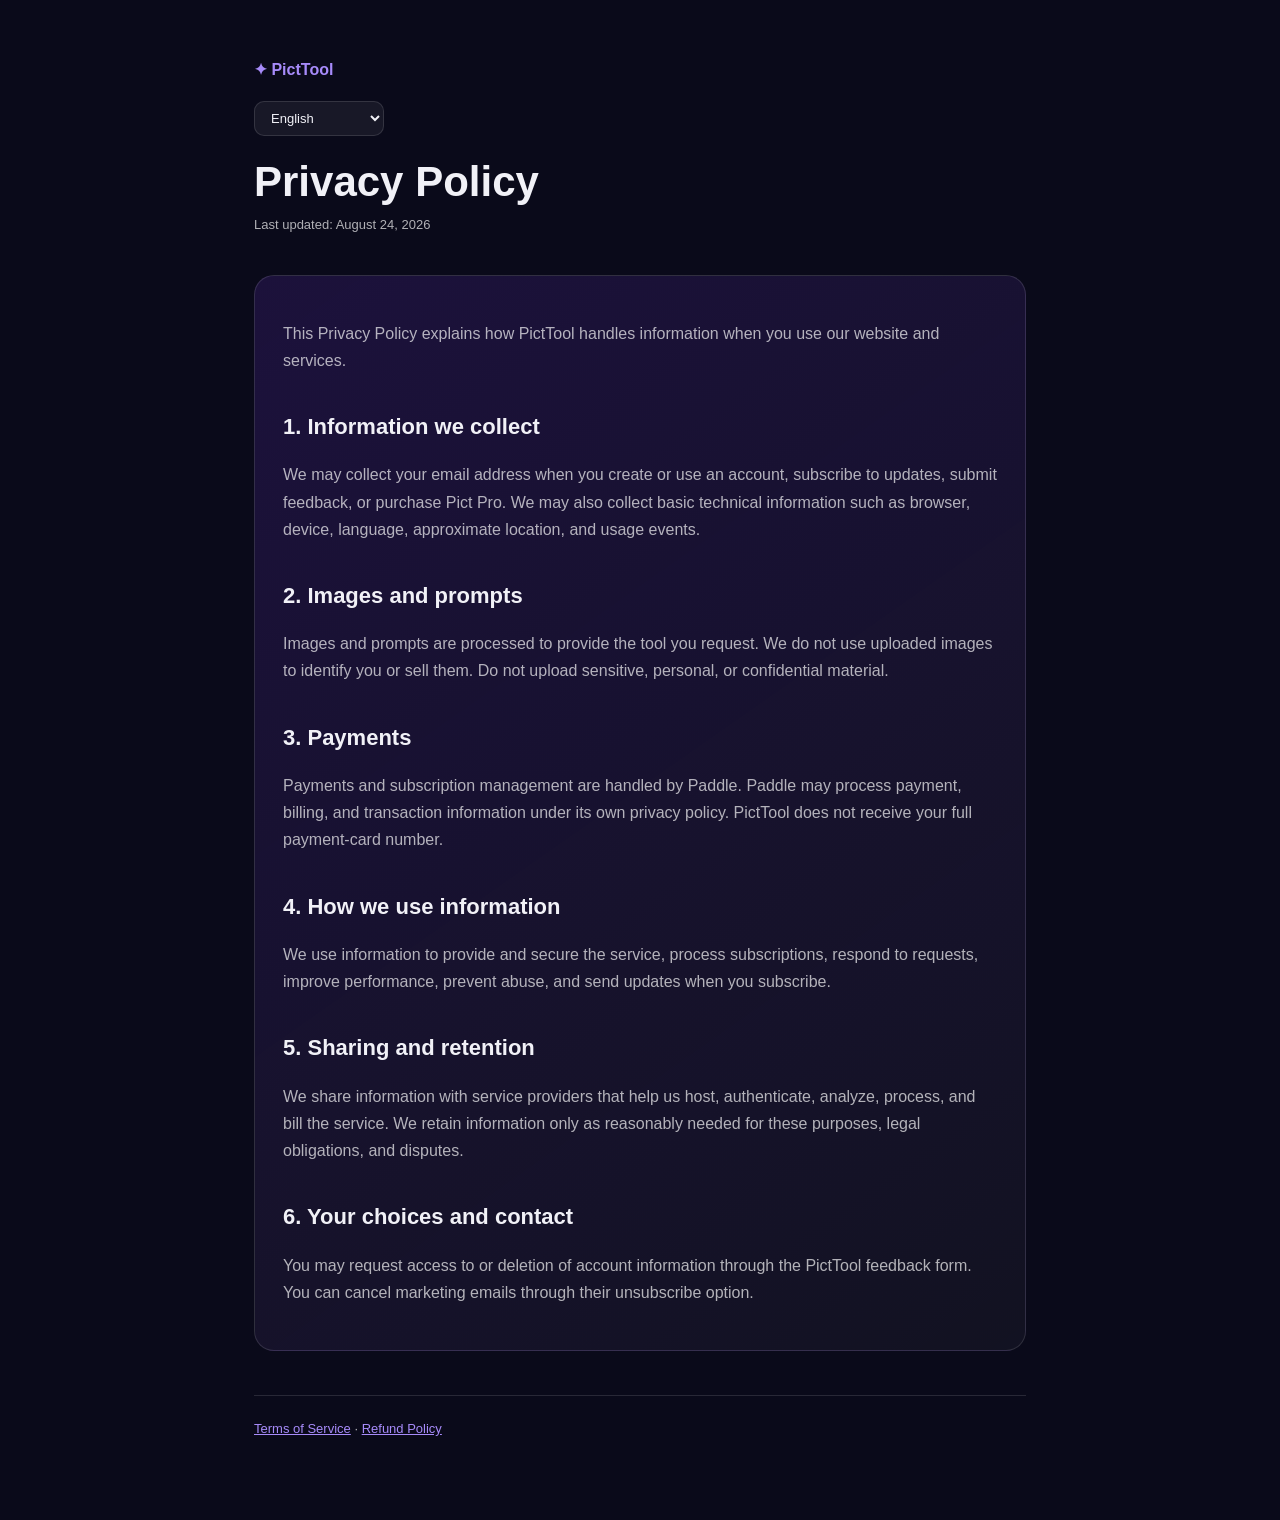
<file: privacy/index.html>
<!doctype html><html lang="en"><head><meta charset="utf-8"><meta name="viewport" content="width=device-width,initial-scale=1"><title>Privacy Policy — PictTool</title><link rel="stylesheet" href="../legal-style.css"></head><body data-policy="privacy"><main><header><a href="../">✦ PictTool</a><h1>Privacy Policy</h1><div class="updated">Last updated: August 24, 2026</div></header><div class="card"><p>This Privacy Policy explains how PictTool handles information when you use our website and services.</p><h2>1. Information we collect</h2><p>We may collect your email address when you create or use an account, subscribe to updates, submit feedback, or purchase Pict Pro. We may also collect basic technical information such as browser, device, language, approximate location, and usage events.</p><h2>2. Images and prompts</h2><p>Images and prompts are processed to provide the tool you request. We do not use uploaded images to identify you or sell them. Please do not upload sensitive, personal, or confidential material. Images may be temporarily retained for processing, troubleshooting, abuse prevention, and service operation, then deleted according to our operational retention practices.</p><h2>3. Payments</h2><p>Payments and subscription management are handled by Paddle. Paddle may collect and process payment, billing, and transaction information under its own privacy policy. PictTool does not receive your full payment-card number.</p><h2>4. How we use information</h2><p>We use information to provide and secure the service, process subscriptions, respond to requests, improve performance, prevent abuse, and send updates when you subscribe to them.</p><h2>5. Sharing and retention</h2><p>We share information with service providers that help us host, authenticate, analyze, process, and bill the service. We retain information only as long as reasonably needed for these purposes, legal obligations, and dispute resolution.</p><h2>6. Your choices and contact</h2><p>You may request access to or deletion of account information by using the Feedback form on <a href="https://www.picttool.com/">PictTool</a>. You can cancel marketing emails through the unsubscribe option in those emails.</p></div><footer><a href="../terms/">Terms of Service</a> · <a href="../refund/">Refund Policy</a></footer></main></body></html>
<script src="../legal-i18n.js"></script>
<script src="../legal-switcher.js"></script>
</file>
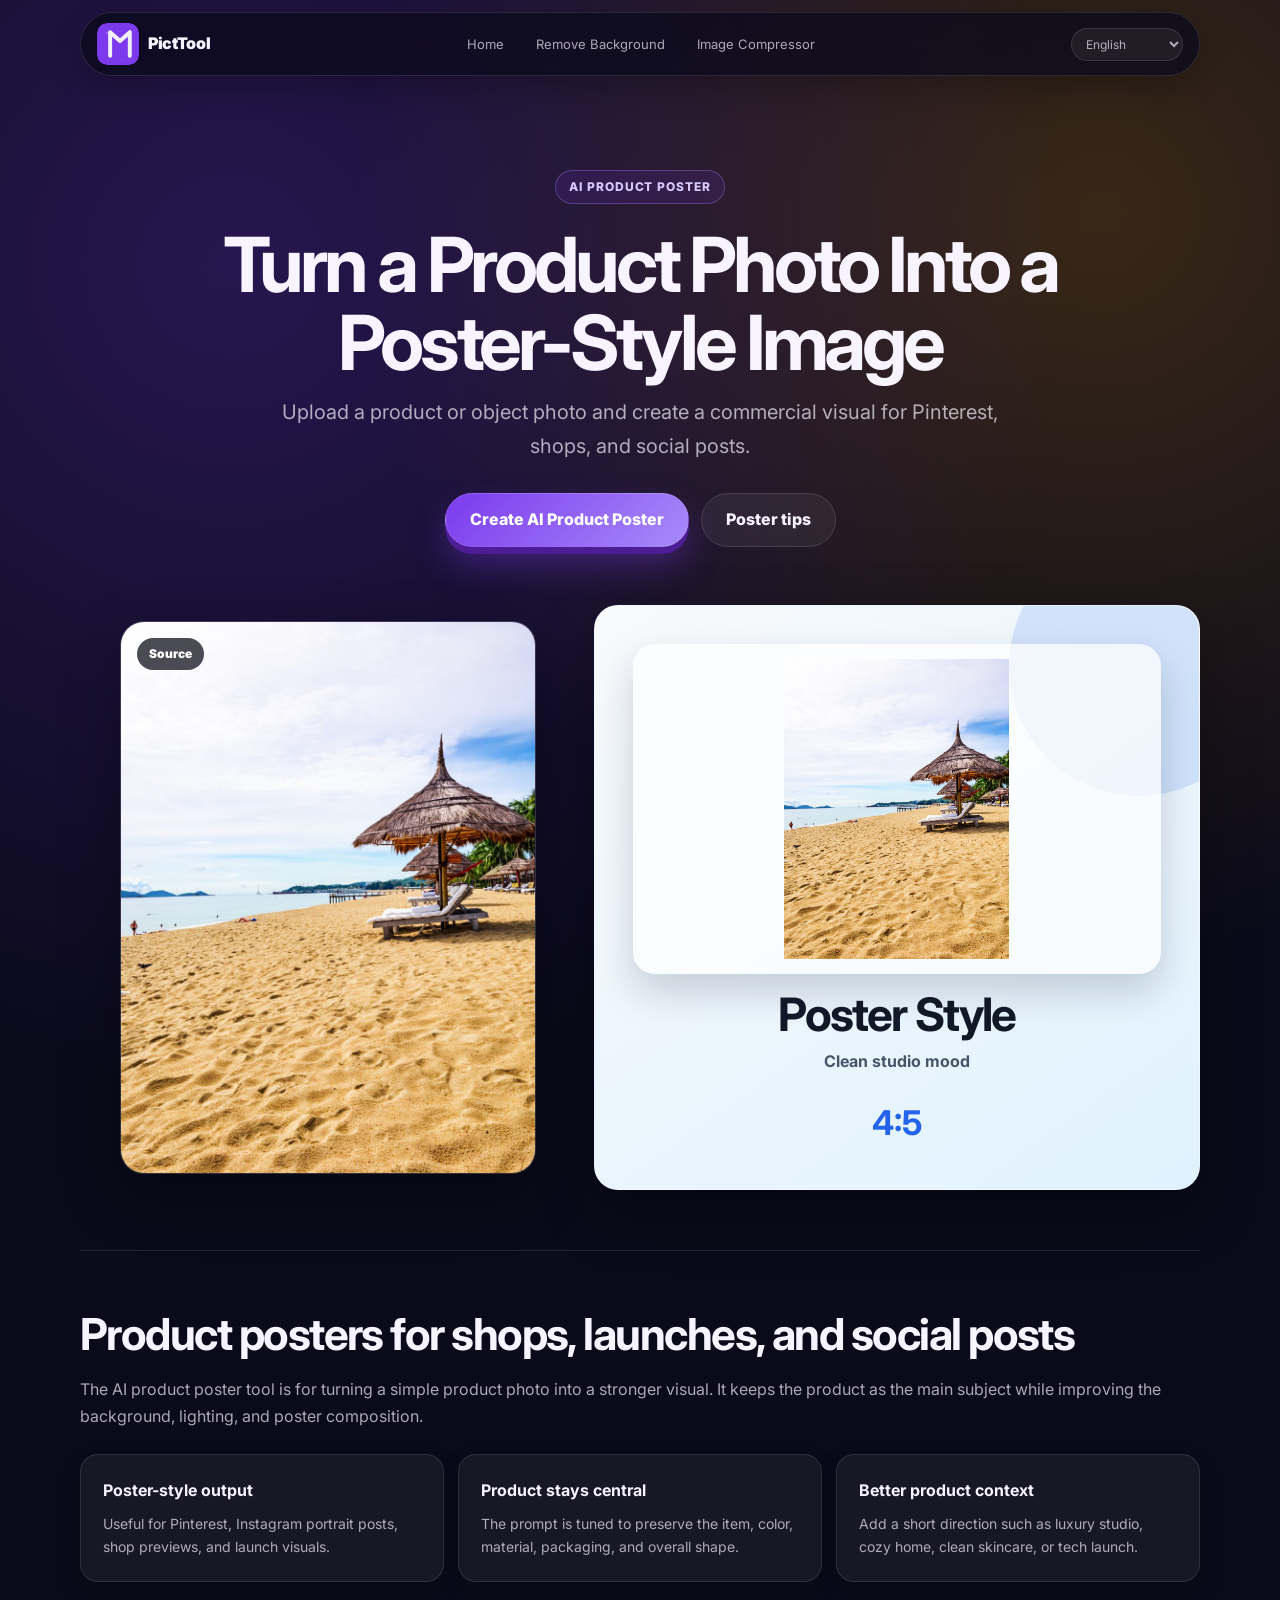
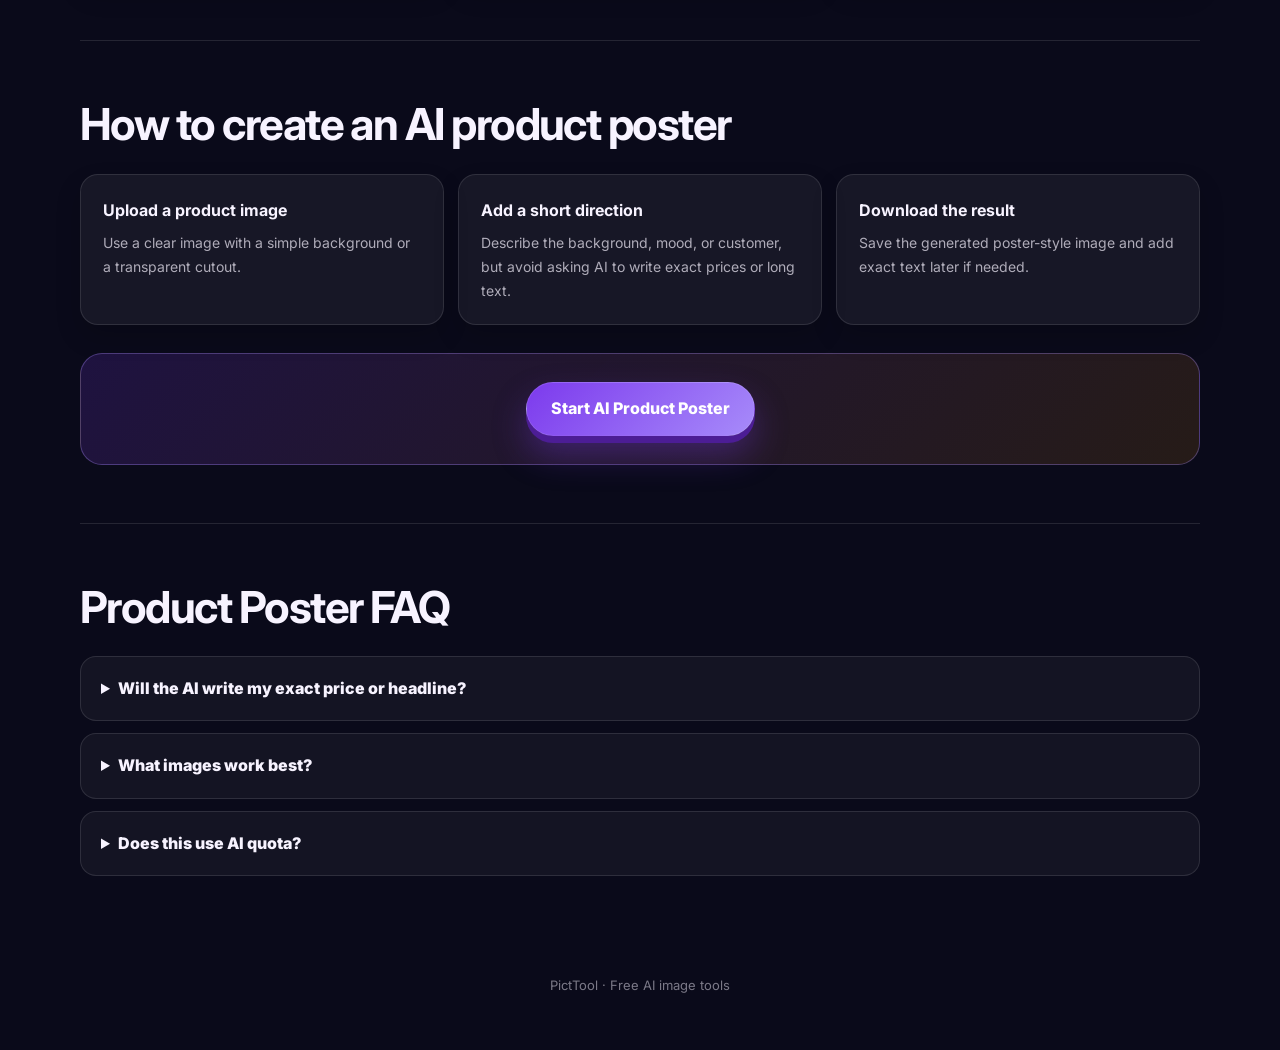
<file: product-poster/index.html>
<!doctype html>
<html lang="en">
<head>
  <script async src="https://www.googletagmanager.com/gtag/js?id=G-9TJQL1RWTP"></script>
  <script>window.dataLayer=window.dataLayer||[];function gtag(){dataLayer.push(arguments)}gtag('js',new Date());gtag('config','G-9TJQL1RWTP');</script>
  <meta charset="utf-8" />
  <meta name="viewport" content="width=device-width,initial-scale=1" />
  <title>AI Product Poster Online | Product Photo to Poster | PictTool</title>
  <meta name="description" content="Turn a product photo into a polished poster-style image online with PictTool. Create product visuals for shops, Pinterest, and social posts." />
  <link rel="canonical" href="https://www.picttool.com/product-poster/" />
  <meta property="og:type" content="website" />
  <meta property="og:url" content="https://www.picttool.com/product-poster/" />
  <meta property="og:title" content="AI Product Poster Online" />
  <meta property="og:description" content="Turn a product photo into a polished poster-style image." />
  <meta property="og:image" content="https://www.picttool.com/assets/homepage-travel-comic-before.jpg" />
  <link rel="icon" type="image/svg+xml" href="../assets/logo.svg" />
  <link rel="preconnect" href="https://fonts.googleapis.com">
  <link rel="preconnect" href="https://fonts.gstatic.com" crossorigin>
  <link href="https://fonts.googleapis.com/css2?family=Inter:wght@400;600;700;800;900&display=swap" rel="stylesheet">
  <style>
:root{--bg:#0a0a1a;--panel:rgba(255,255,255,.055);--text:#f7f3ff;--muted:rgba(247,243,255,.68);--dim:rgba(247,243,255,.48);--accent:#a78bfa;--accent-2:#f59e0b;--line:rgba(255,255,255,.11);--shadow:0 22px 60px rgba(0,0,0,.32)}
*{box-sizing:border-box}html{scroll-behavior:smooth}body{margin:0;background:radial-gradient(circle at 18% 10%,rgba(124,58,237,.25),transparent 32%),radial-gradient(circle at 86% 8%,rgba(245,158,11,.2),transparent 28%),var(--bg);color:var(--text);font:16px/1.7 Inter,-apple-system,BlinkMacSystemFont,"Segoe UI",sans-serif}a{color:inherit}.container{width:min(1120px,calc(100% - 40px));margin:auto}
.nav{position:sticky;top:12px;z-index:10;padding:0 0 20px}.nav-inner{display:flex;align-items:center;justify-content:space-between;gap:18px;margin-top:12px;padding:10px 16px;border:1px solid var(--line);border-radius:999px;background:rgba(12,10,28,.74);backdrop-filter:blur(18px);box-shadow:0 12px 30px rgba(0,0,0,.22)}.brand{display:flex;align-items:center;gap:9px;text-decoration:none;font-weight:900;letter-spacing:-.02em}.brand img{width:42px;height:42px;border-radius:10px}.nav-links{display:flex;align-items:center;gap:6px}.nav-links a{padding:8px 13px;border-radius:999px;color:var(--muted);font-size:13px;text-decoration:none}.nav-links a:hover{background:rgba(255,255,255,.07);color:var(--text)}
.hero{padding:74px 0 38px;text-align:center}.eyebrow{display:inline-flex;gap:8px;align-items:center;padding:6px 13px;border:1px solid rgba(167,139,250,.32);border-radius:999px;background:rgba(124,58,237,.13);color:#d8caff;font-size:12px;font-weight:800;text-transform:uppercase;letter-spacing:.08em}h1{max-width:900px;margin:22px auto 14px;font-size:clamp(40px,7vw,76px);line-height:1.02;letter-spacing:-.055em}.lead{max-width:720px;margin:0 auto 30px;color:var(--muted);font-size:clamp(17px,2vw,20px)}.actions{display:flex;justify-content:center;gap:12px;flex-wrap:wrap}.btn{display:inline-flex;align-items:center;justify-content:center;gap:9px;min-height:48px;padding:12px 24px;border-radius:999px;border:1px solid var(--line);font-weight:800;text-decoration:none}.primary{background:linear-gradient(135deg,#7c3aed,#a78bfa);color:#fff;box-shadow:0 7px 0 #4c1d95,0 18px 34px rgba(124,58,237,.34)}.secondary{background:rgba(255,255,255,.06);color:var(--text)}
.example{padding:20px 0 60px}.poster-demo{display:grid;grid-template-columns:.9fr 1.1fr;gap:18px;align-items:stretch}.source,.poster{overflow:hidden;border:1px solid var(--line);border-radius:24px;background:var(--panel);box-shadow:var(--shadow)}.source{position:relative;min-height:420px}.source img{width:100%;height:100%;display:block;object-fit:cover}.poster{position:relative;min-height:560px;padding:38px;display:flex;flex-direction:column;justify-content:space-between;background:linear-gradient(145deg,#f8fafc,#e0f2fe);color:#111827}.poster::after{content:"";position:absolute;right:-70px;top:-70px;width:260px;height:260px;border-radius:50%;background:#2563eb;opacity:.14}.poster-frame{position:relative;z-index:1;display:grid;place-items:center;min-height:330px;border-radius:22px;background:rgba(255,255,255,.72);box-shadow:0 18px 38px rgba(15,23,42,.18)}.poster-frame img{max-width:86%;max-height:300px;object-fit:contain}.poster-copy{position:relative;z-index:1;text-align:center}.poster-copy b{display:block;font-size:46px;line-height:1.05;letter-spacing:-.04em}.poster-copy span{display:block;margin-top:10px;color:#475569;font-weight:700}.poster-copy strong{display:block;margin-top:18px;color:#2563eb;font-size:34px}.tag{position:absolute;left:16px;top:16px;padding:6px 12px;border-radius:999px;background:rgba(8,7,20,.72);font-size:12px;font-weight:900;color:#fff}
.section{padding:58px 0;border-top:1px solid var(--line)}.section h2{margin:0 0 14px;font-size:clamp(28px,4vw,44px);line-height:1.15;letter-spacing:-.035em}.section p{color:var(--muted)}.grid,.steps{display:grid;grid-template-columns:repeat(3,1fr);gap:14px;margin-top:24px}.card,.step{padding:22px;border:1px solid var(--line);border-radius:18px;background:var(--panel);box-shadow:0 12px 26px rgba(0,0,0,.16)}.card strong,.step strong{display:block;margin-bottom:7px;font-size:16px}.card p,.step p{margin:0;color:var(--muted);font-size:14px}.cta-band{margin:28px 0 0;padding:28px;border:1px solid rgba(167,139,250,.34);border-radius:22px;background:linear-gradient(135deg,rgba(124,58,237,.18),rgba(245,158,11,.12));text-align:center}.faq{display:grid;gap:12px;margin-top:24px}.faq details{padding:18px 20px;border:1px solid var(--line);border-radius:16px;background:rgba(255,255,255,.045)}.faq summary{cursor:pointer;font-weight:850}.faq p{margin:9px 0 0}footer{padding:40px 0 54px;color:var(--dim);font-size:13px;text-align:center}footer a{color:#d8caff;text-decoration:none}
@media(max-width:760px){.container{width:min(100% - 28px,1120px)}.nav-inner{border-radius:18px}.nav-links{display:none}.hero{padding-top:46px}.poster-demo,.grid,.steps{grid-template-columns:1fr}.source{min-height:320px}.poster{min-height:500px;padding:26px}.poster-copy b{font-size:36px}.section{padding:42px 0}.card,.step{padding:19px}}
  </style>
</head>
<body>
<nav class="nav"><div class="container nav-inner"><a class="brand" href="../"><img src="../assets/logo.svg" alt="PictTool" />PictTool</a><div class="nav-links"><a href="../">Home</a><a href="../remove-background/">Remove Background</a><a href="../image-compressor/">Image Compressor</a></div></div></nav>
<main>
  <section class="hero container">
    <div class="eyebrow">AI product poster</div>
    <h1>Turn a Product Photo Into a Poster-Style Image</h1>
    <p class="lead">Upload a product or object photo and create a polished commercial-style visual for Pinterest, shops, and social posts.</p>
    <div class="actions"><a class="btn primary" href="../?tool=product-poster#upload">Create AI Product Poster</a><a class="btn secondary" href="#tips">Poster tips</a></div>
  </section>
  <section class="example container" aria-label="AI product poster example">
    <div class="poster-demo">
      <figure class="source"><img src="../assets/homepage-travel-comic-before.jpg" alt="Original image before AI product poster transformation" /><span class="tag">Source</span></figure>
      <div class="poster">
        <div class="poster-frame"><img src="../assets/homepage-travel-comic-before.jpg" alt="Product image presented as a poster-style visual" /></div>
        <div class="poster-copy"><b>Poster Style</b><span>Clean studio mood</span><strong>4:5</strong></div>
      </div>
    </div>
  </section>
  <section class="section container" id="tips">
    <h2>Product posters for shops, launches, and social posts</h2>
    <p>The AI product poster tool is for turning a simple product photo into a stronger visual. It keeps the product as the main subject while improving the background, lighting, and poster composition.</p>
    <div class="grid">
      <div class="card"><strong>Poster-style output</strong><p>Useful for Pinterest, Instagram portrait posts, shop previews, and launch visuals.</p></div>
      <div class="card"><strong>Product stays central</strong><p>The prompt is tuned to preserve the item, color, material, packaging, and overall shape.</p></div>
      <div class="card"><strong>Better product context</strong><p>Add a short direction such as luxury studio, cozy home, clean skincare, or tech launch.</p></div>
    </div>
  </section>
  <section class="section container">
    <h2>How to create an AI product poster</h2>
    <div class="steps">
      <div class="step"><strong>Upload a product image</strong><p>Use a clear image with a simple background or a transparent cutout.</p></div>
      <div class="step"><strong>Add a short direction</strong><p>Describe the background, mood, or customer, but avoid asking AI to write exact prices or long text.</p></div>
      <div class="step"><strong>Download the result</strong><p>Save the generated poster-style image and add exact text later if needed.</p></div>
    </div>
    <div class="cta-band"><a class="btn primary" href="../?tool=product-poster#upload">Start AI Product Poster</a></div>
  </section>
  <section class="section container">
    <h2>Product Poster FAQ</h2>
    <div class="faq">
      <details><summary>Will the AI write my exact price or headline?</summary><p>Use AI for the visual poster background and composition. Add exact prices, brand copy, and long text afterward for the cleanest result.</p></details>
      <details><summary>What images work best?</summary><p>Product images with a clear subject, simple background, and visible shape usually work best.</p></details>
      <details><summary>Does this use AI quota?</summary><p>Yes. This is an AI creative tool, so it uses the creative editing allowance.</p></details>
    </div>
  </section>
  <script src="../assets/subpage-l10n.js" defer></script>
</main>
<footer class="container">PictTool · <a href="../">Free AI image tools</a></footer>
</body>
</html>
</file>
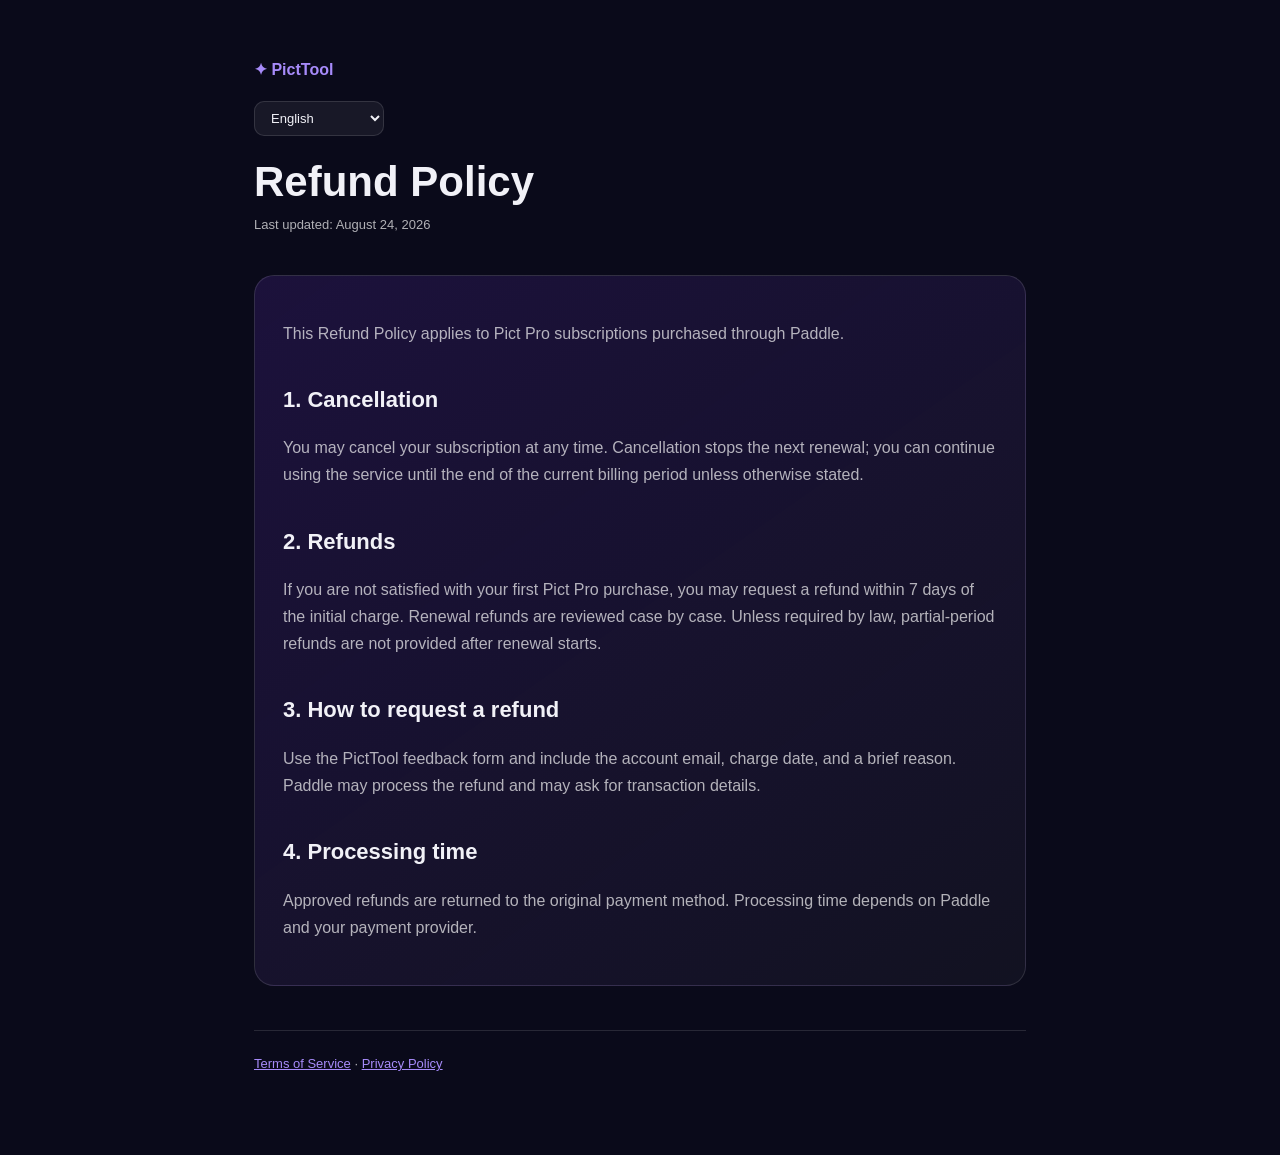
<file: refund/index.html>
<!doctype html><html lang="en"><head><meta charset="utf-8"><meta name="viewport" content="width=device-width,initial-scale=1"><title>Refund Policy — PictTool</title><link rel="stylesheet" href="../legal-style.css"></head><body data-policy="refund"><main><header><a href="../">✦ PictTool</a><h1>Refund Policy</h1><div class="updated">Last updated: August 24, 2026</div></header><div class="card"><p>This Refund Policy applies to Pict Pro subscriptions purchased through Paddle.</p><h2>1. Cancellation</h2><p>You may cancel your subscription at any time. Cancellation stops the next renewal; you can continue using the service until the end of the current billing period unless otherwise stated.</p><h2>2. Refunds</h2><p>If you are not satisfied with your first Pict Pro purchase, you may request a refund within 7 days of the initial charge. Refund requests for renewal charges are reviewed case by case. Unless required by law, partial-period refunds are not provided after a renewal has started.</p><h2>3. How to request a refund</h2><p>Use the Feedback form on <a href="https://www.picttool.com/">PictTool</a> and include the account email used for the purchase, the charge date, and a brief reason. Paddle may process the refund and may ask for transaction details to locate the payment.</p><h2>4. Processing time</h2><p>Approved refunds are returned to the original payment method. Processing time depends on Paddle and your payment provider.</p></div><footer><a href="../terms/">Terms of Service</a> · <a href="../privacy/">Privacy Policy</a></footer></main></body></html>
<script src="../legal-i18n.js"></script>
<script src="../legal-switcher.js"></script>
</file>
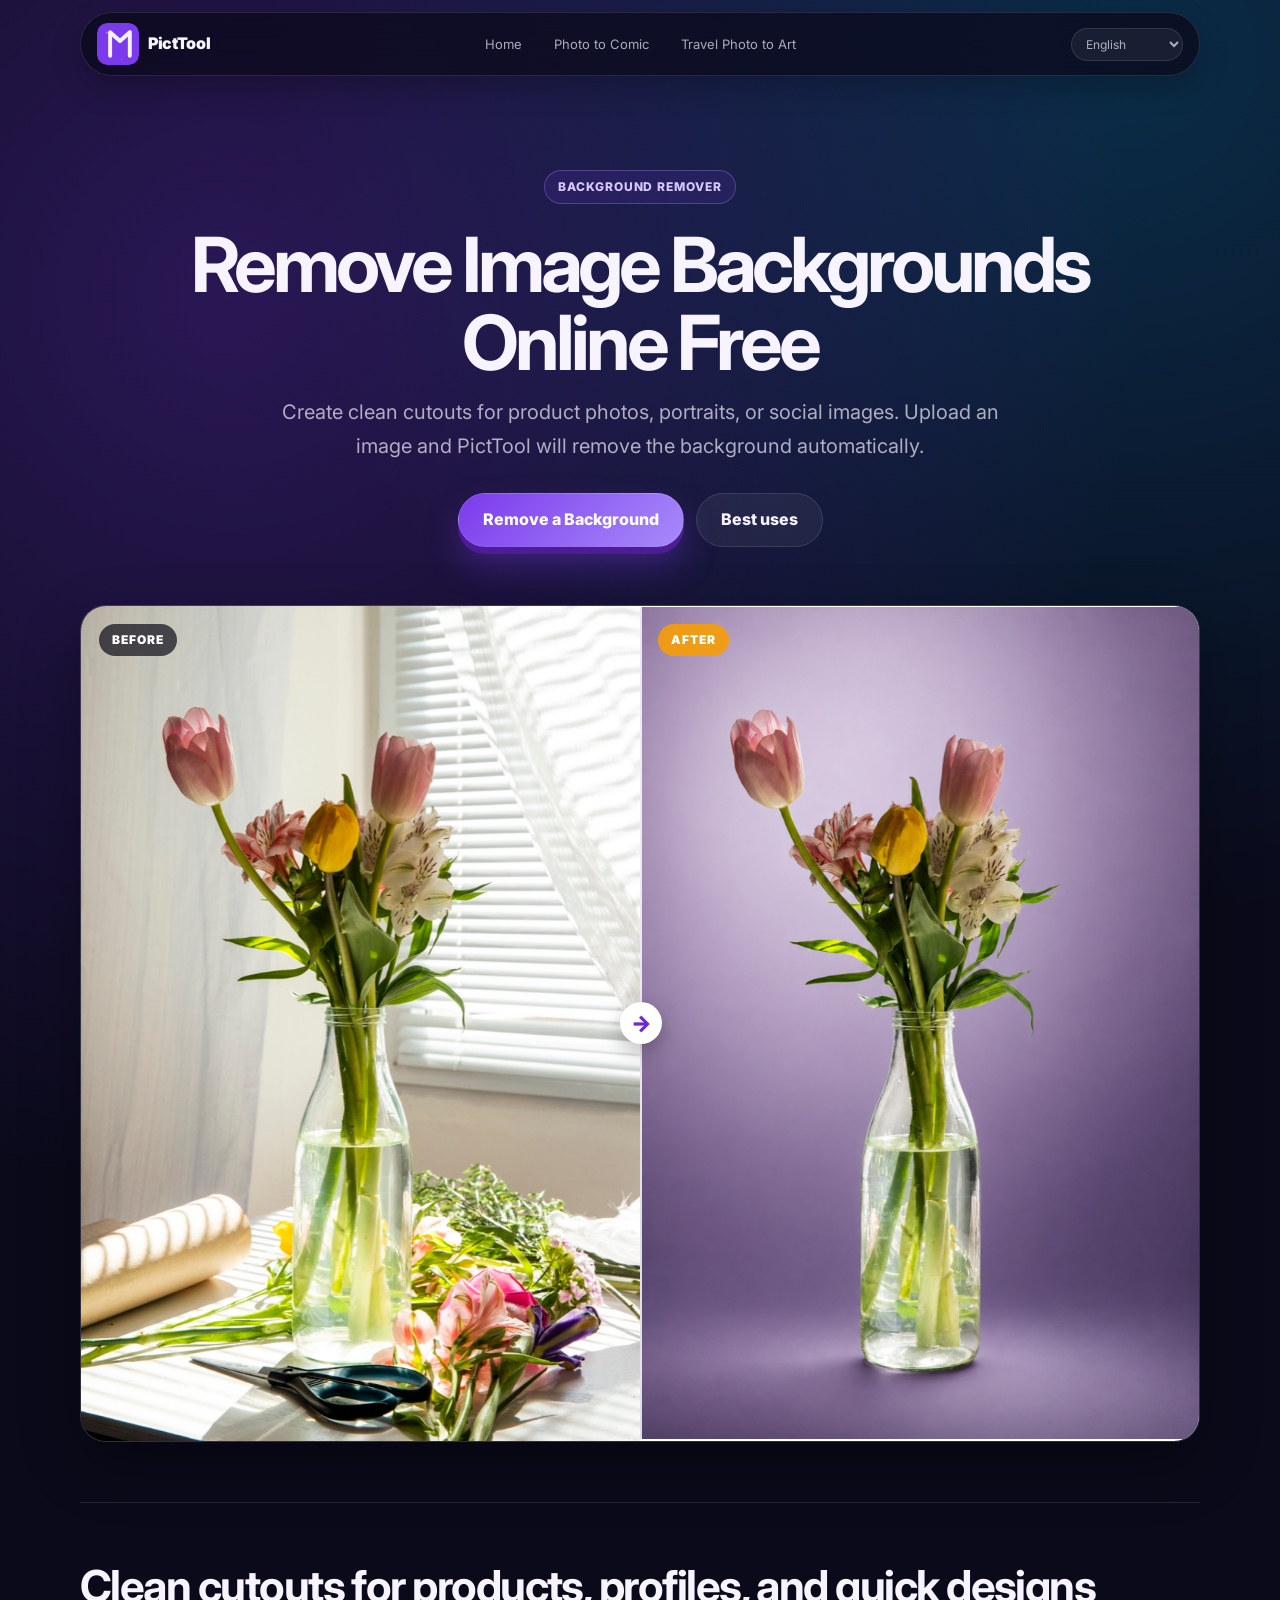
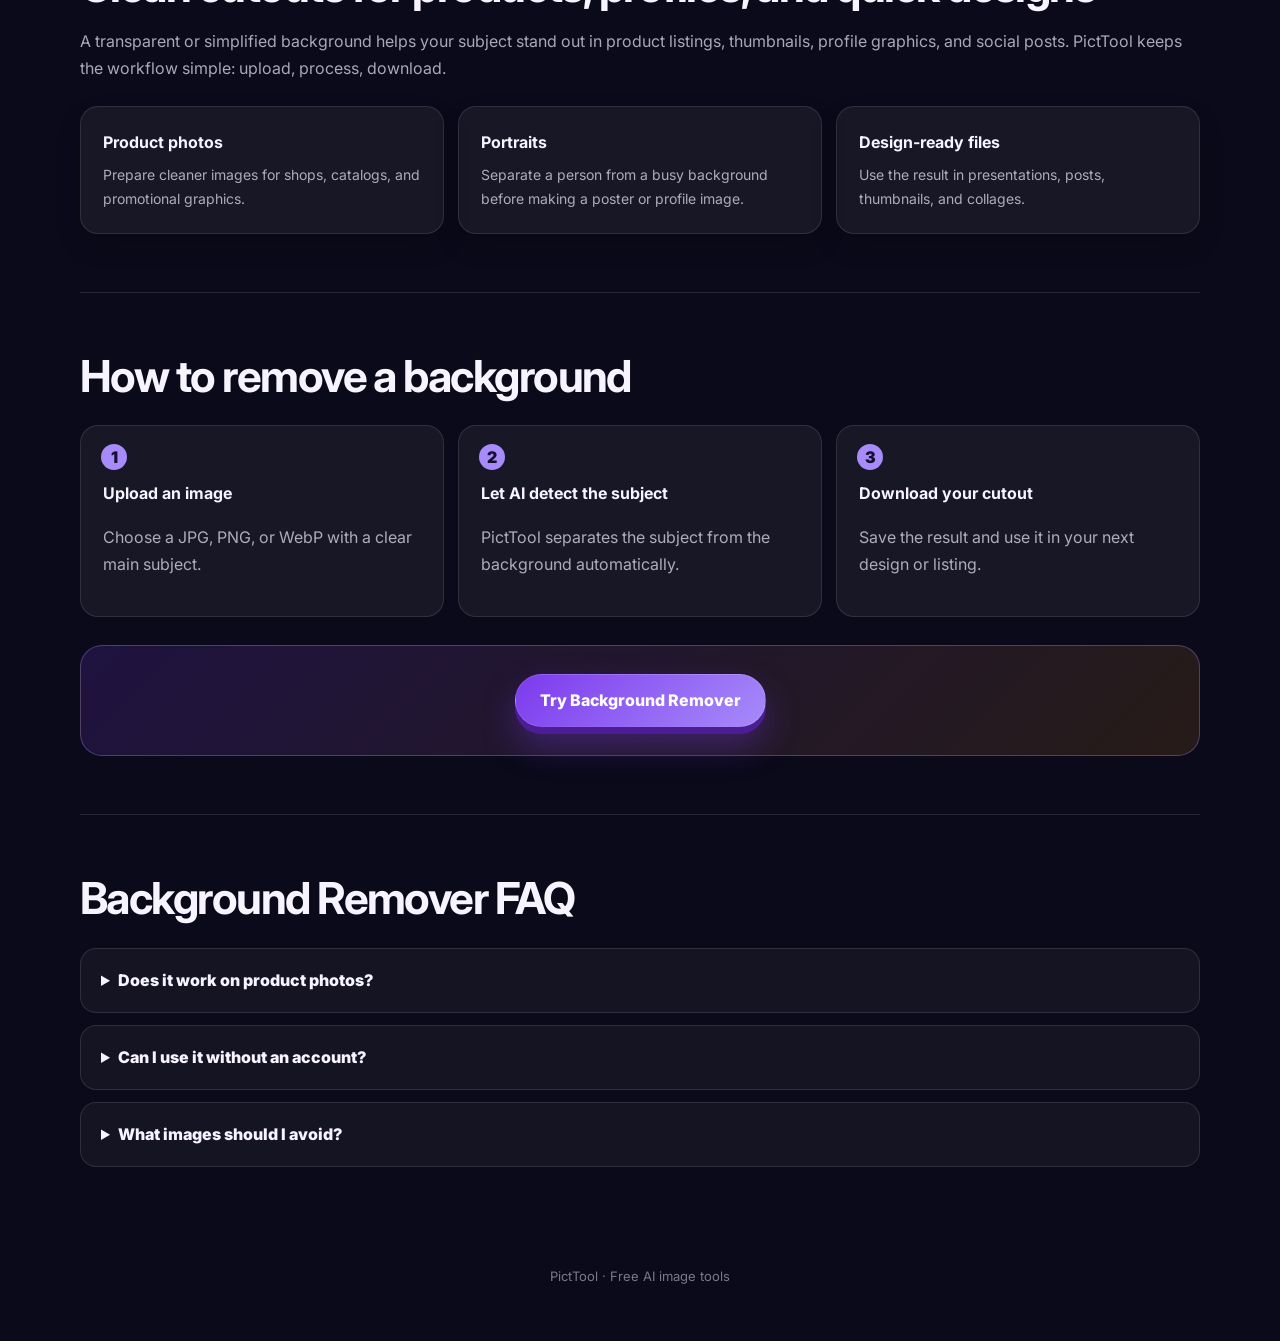
<file: remove-background/index.html>
<!doctype html>
<html lang="en">
<head>
  <script async src="https://www.googletagmanager.com/gtag/js?id=G-9TJQL1RWTP"></script>
  <script>window.dataLayer=window.dataLayer||[];function gtag(){dataLayer.push(arguments)}gtag('js',new Date());gtag('config','G-9TJQL1RWTP');</script>
  <meta charset="utf-8" />
  <meta name="viewport" content="width=device-width,initial-scale=1" />
  <title>Remove Image Background Online Free | PictTool</title>
  <meta name="description" content="Remove an image background online for free with PictTool. Upload a JPG, PNG, or WebP and create a clean cutout in seconds." />
  <link rel="canonical" href="https://www.picttool.com/remove-background/" />
  <meta property="og:type" content="website" />
  <meta property="og:url" content="https://www.picttool.com/remove-background/" />
  <meta property="og:title" content="Remove Image Background Online Free" />
  <meta property="og:description" content="Create a clean background-free image for products, portraits, and social posts." />
  <meta property="og:image" content="https://www.picttool.com/assets/bouquet-after.png" />
  <link rel="icon" type="image/svg+xml" href="../assets/logo.svg" />
  <link rel="preconnect" href="https://fonts.googleapis.com">
  <link rel="preconnect" href="https://fonts.gstatic.com" crossorigin>
  <link href="https://fonts.googleapis.com/css2?family=Inter:wght@400;600;700;800;900&display=swap" rel="stylesheet">
  <style>
:root{--bg:#0a0a1a;--panel:rgba(255,255,255,.055);--panel-strong:rgba(255,255,255,.09);--text:#f7f3ff;--muted:rgba(247,243,255,.68);--dim:rgba(247,243,255,.48);--accent:#a78bfa;--accent-2:#f59e0b;--line:rgba(255,255,255,.11);--shadow:0 22px 60px rgba(0,0,0,.32)}
*{box-sizing:border-box}
html{scroll-behavior:smooth}
body{margin:0;background:radial-gradient(circle at 18% 10%,rgba(124,58,237,.28),transparent 32%),radial-gradient(circle at 88% 2%,rgba(14,165,233,.22),transparent 28%),var(--bg);color:var(--text);font:16px/1.7 Inter,-apple-system,BlinkMacSystemFont,"Segoe UI",sans-serif}
a{color:inherit}
.container{width:min(1120px,calc(100% - 40px));margin:auto}
.nav{position:sticky;top:12px;z-index:10;padding:0 0 20px}
.nav-inner{display:flex;align-items:center;justify-content:space-between;gap:18px;margin-top:12px;padding:10px 16px;border:1px solid var(--line);border-radius:999px;background:rgba(12,10,28,.74);backdrop-filter:blur(18px);box-shadow:0 12px 30px rgba(0,0,0,.22)}
.brand{display:flex;align-items:center;gap:9px;text-decoration:none;font-weight:900;letter-spacing:-.02em}
.brand img{width:42px;height:42px;border-radius:10px}
.nav-links{display:flex;align-items:center;gap:6px}
.nav-links a{padding:8px 13px;border-radius:999px;color:var(--muted);font-size:13px;text-decoration:none}
.nav-links a:hover{background:rgba(255,255,255,.07);color:var(--text)}
.hero{padding:74px 0 38px;text-align:center}
.eyebrow{display:inline-flex;gap:8px;align-items:center;padding:6px 13px;border:1px solid rgba(167,139,250,.32);border-radius:999px;background:rgba(124,58,237,.13);color:#d8caff;font-size:12px;font-weight:800;text-transform:uppercase;letter-spacing:.08em}
h1{max-width:920px;margin:22px auto 14px;font-size:clamp(40px,7vw,76px);line-height:1.02;letter-spacing:-.055em}
.lead{max-width:720px;margin:0 auto 30px;color:var(--muted);font-size:clamp(17px,2vw,20px)}
.actions{display:flex;justify-content:center;gap:12px;flex-wrap:wrap}
.btn{display:inline-flex;align-items:center;justify-content:center;gap:9px;min-height:48px;padding:12px 24px;border-radius:999px;border:1px solid var(--line);font-weight:800;text-decoration:none}
.primary{background:linear-gradient(135deg,#7c3aed,#a78bfa);color:#fff;box-shadow:0 7px 0 #4c1d95,0 18px 34px rgba(124,58,237,.34)}
.secondary{background:rgba(255,255,255,.06);color:var(--text)}
.example{padding:20px 0 60px}
.comparison-card{position:relative;display:grid;grid-template-columns:1fr 1fr;gap:0;overflow:hidden;border:1px solid var(--line);border-radius:26px;background:var(--panel);box-shadow:var(--shadow)}
.shot{position:relative;min-height:420px;background:#111}
.shot img{width:100%;height:100%;display:block;object-fit:cover}
.shot.contain img{object-fit:contain;background:#fff}
.label{position:absolute;top:18px;left:18px;padding:6px 13px;border-radius:999px;background:rgba(8,7,20,.68);color:#fff;font-size:12px;font-weight:900;text-transform:uppercase;letter-spacing:.08em}
.after .label{background:rgba(245,158,11,.92)}
.divider{position:absolute;inset:0 auto 0 50%;width:2px;background:rgba(255,255,255,.82)}
.divider span{position:absolute;top:50%;left:50%;transform:translate(-50%,-50%);display:grid;place-items:center;width:42px;height:42px;border-radius:50%;background:#fff;color:#6d28d9;font-size:22px;font-weight:900;box-shadow:0 8px 20px rgba(0,0,0,.25)}
.section{padding:58px 0;border-top:1px solid var(--line)}
.section h2{margin:0 0 14px;font-size:clamp(28px,4vw,44px);line-height:1.15;letter-spacing:-.035em}
.section p{color:var(--muted)}
.grid{display:grid;grid-template-columns:repeat(3,1fr);gap:14px;margin-top:24px}
.card{padding:22px;border:1px solid var(--line);border-radius:18px;background:var(--panel);box-shadow:0 12px 26px rgba(0,0,0,.16)}
.card strong{display:block;margin-bottom:7px;font-size:16px}
.card p{margin:0;color:var(--muted);font-size:14px}
.steps{counter-reset:step;display:grid;grid-template-columns:repeat(3,1fr);gap:14px;margin-top:24px}
.step{position:relative;padding:54px 22px 22px;border:1px solid var(--line);border-radius:18px;background:var(--panel)}
.step::before{counter-increment:step;content:counter(step);position:absolute;top:18px;left:20px;width:26px;height:26px;border-radius:50%;display:grid;place-items:center;background:var(--accent);color:#170f32;font-weight:900}
.faq{display:grid;gap:12px;margin-top:24px}
.faq details{padding:18px 20px;border:1px solid var(--line);border-radius:16px;background:rgba(255,255,255,.045)}
.faq summary{cursor:pointer;font-weight:850}
.faq p{margin:9px 0 0}
.cta-band{margin:28px 0 0;padding:28px;border:1px solid rgba(167,139,250,.34);border-radius:22px;background:linear-gradient(135deg,rgba(124,58,237,.18),rgba(245,158,11,.12));text-align:center}
footer{padding:40px 0 54px;color:var(--dim);font-size:13px;text-align:center}
footer a{color:#d8caff;text-decoration:none}
@media(max-width:760px){.container{width:min(100% - 28px,1120px)}.nav-inner{border-radius:18px}.nav-links{display:none}.hero{padding-top:46px}.comparison-card,.grid,.steps{grid-template-columns:1fr}.shot{min-height:340px}.divider{display:none}.section{padding:42px 0}.card,.step{padding:19px}.step{padding-top:52px}}
  </style>
</head>
<body>
<nav class="nav"><div class="container nav-inner"><a class="brand" href="../"><img src="../assets/logo.svg" alt="PictTool" />PictTool</a><div class="nav-links"><a href="../">Home</a><a href="../photo-to-comic/">Photo to Comic</a><a href="../travel-photo-to-art/">Travel Photo to Art</a></div></div></nav>
<main>
  <section class="hero container">
    <div class="eyebrow">Background remover</div>
    <h1>Remove Image Backgrounds Online for Free</h1>
    <p class="lead">Create a clean cutout from a product photo, portrait, or social image. Upload a picture and let PictTool remove the background automatically.</p>
    <div class="actions"><a class="btn primary" href="../?tool=remove-bg#upload">Remove a Background</a><a class="btn secondary" href="#tips">Best uses</a></div>
  </section>
  <section class="example container" aria-label="Background removal before and after example">
    <div class="comparison-card">
      <div class="shot"><img src="../assets/bouquet-before.jpg" alt="Original product photo before background removal" /><span class="label">Before</span></div>
      <div class="shot after contain"><img src="../assets/bouquet-after.png" alt="Product cutout after background removal" /><span class="label">After</span></div>
      <div class="divider"><span>→</span></div>
    </div>
  </section>
  <section class="section container" id="tips">
    <h2>Clean cutouts for products, profiles, and quick designs</h2>
    <p>A transparent or simplified background helps your subject stand out in product listings, thumbnails, profile graphics, and social posts. PictTool keeps the workflow simple: upload, process, download.</p>
    <div class="grid">
      <div class="card"><strong>Product photos</strong><p>Prepare cleaner images for shops, catalogs, and promotional graphics.</p></div>
      <div class="card"><strong>Portraits</strong><p>Separate a person from a busy background before making a poster or profile image.</p></div>
      <div class="card"><strong>Design-ready files</strong><p>Use the result in presentations, posts, thumbnails, and collages.</p></div>
    </div>
  </section>
  <section class="section container">
    <h2>How to remove a background</h2>
    <div class="steps">
      <div class="step"><strong>Upload an image</strong><p>Choose a JPG, PNG, or WebP with a clear main subject.</p></div>
      <div class="step"><strong>Let AI detect the subject</strong><p>PictTool separates the subject from the background automatically.</p></div>
      <div class="step"><strong>Download your cutout</strong><p>Save the result and use it in your next design or listing.</p></div>
    </div>
    <div class="cta-band"><a class="btn primary" href="../?tool=remove-bg#upload">Try Background Remover</a></div>
  </section>
  <section class="section container">
    <h2>Background Remover FAQ</h2>
    <div class="faq">
      <details><summary>Does it work on product photos?</summary><p>Yes. Photos with a clear subject and good contrast usually produce the cleanest cutouts.</p></details>
      <details><summary>Can I use it without an account?</summary><p>Yes. PictTool does not require an account for the basic free daily tools.</p></details>
      <details><summary>What images should I avoid?</summary><p>Avoid very blurry photos, subjects that blend into the background, and images with tiny foreground details.</p></details>
    </div>
  </section>
  <script src="../assets/subpage-l10n.js" defer></script>
</main>
<footer class="container">PictTool · <a href="../">Free AI image tools</a></footer>
</body>
</html>
</file>
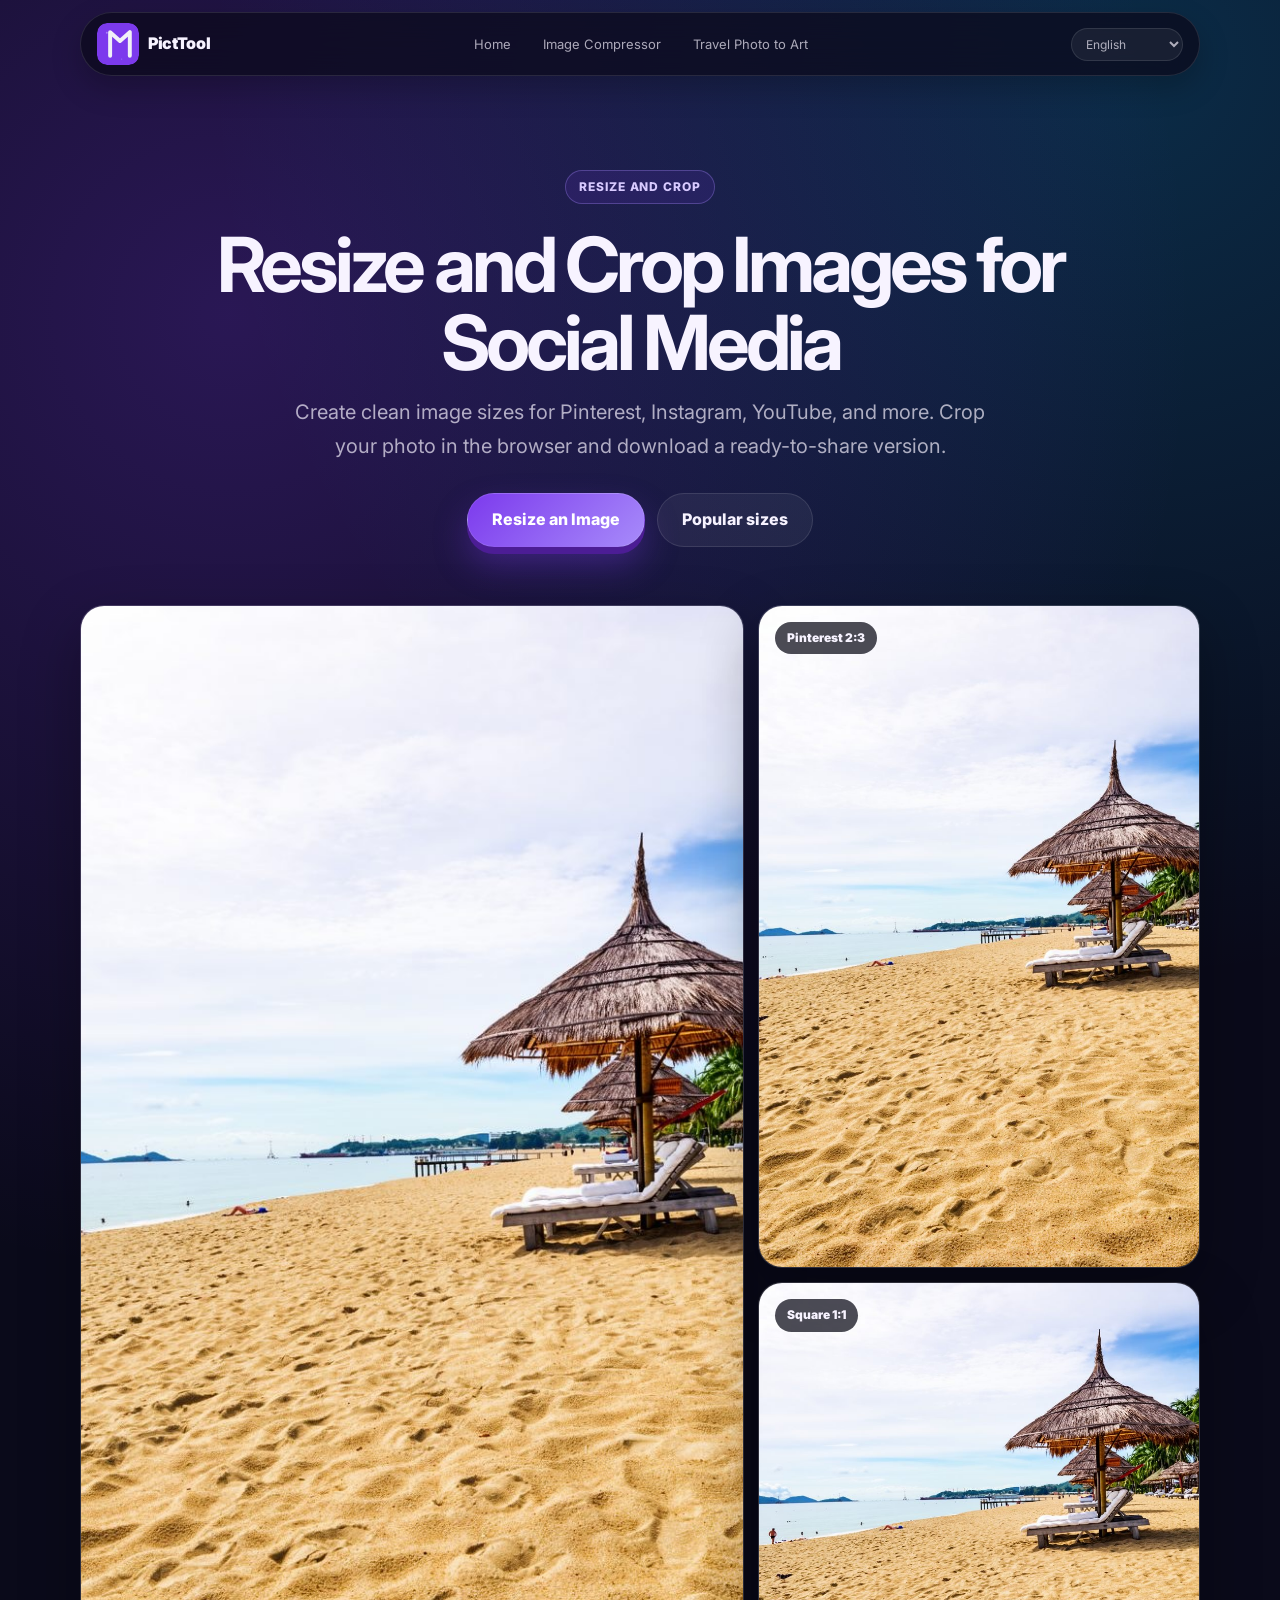
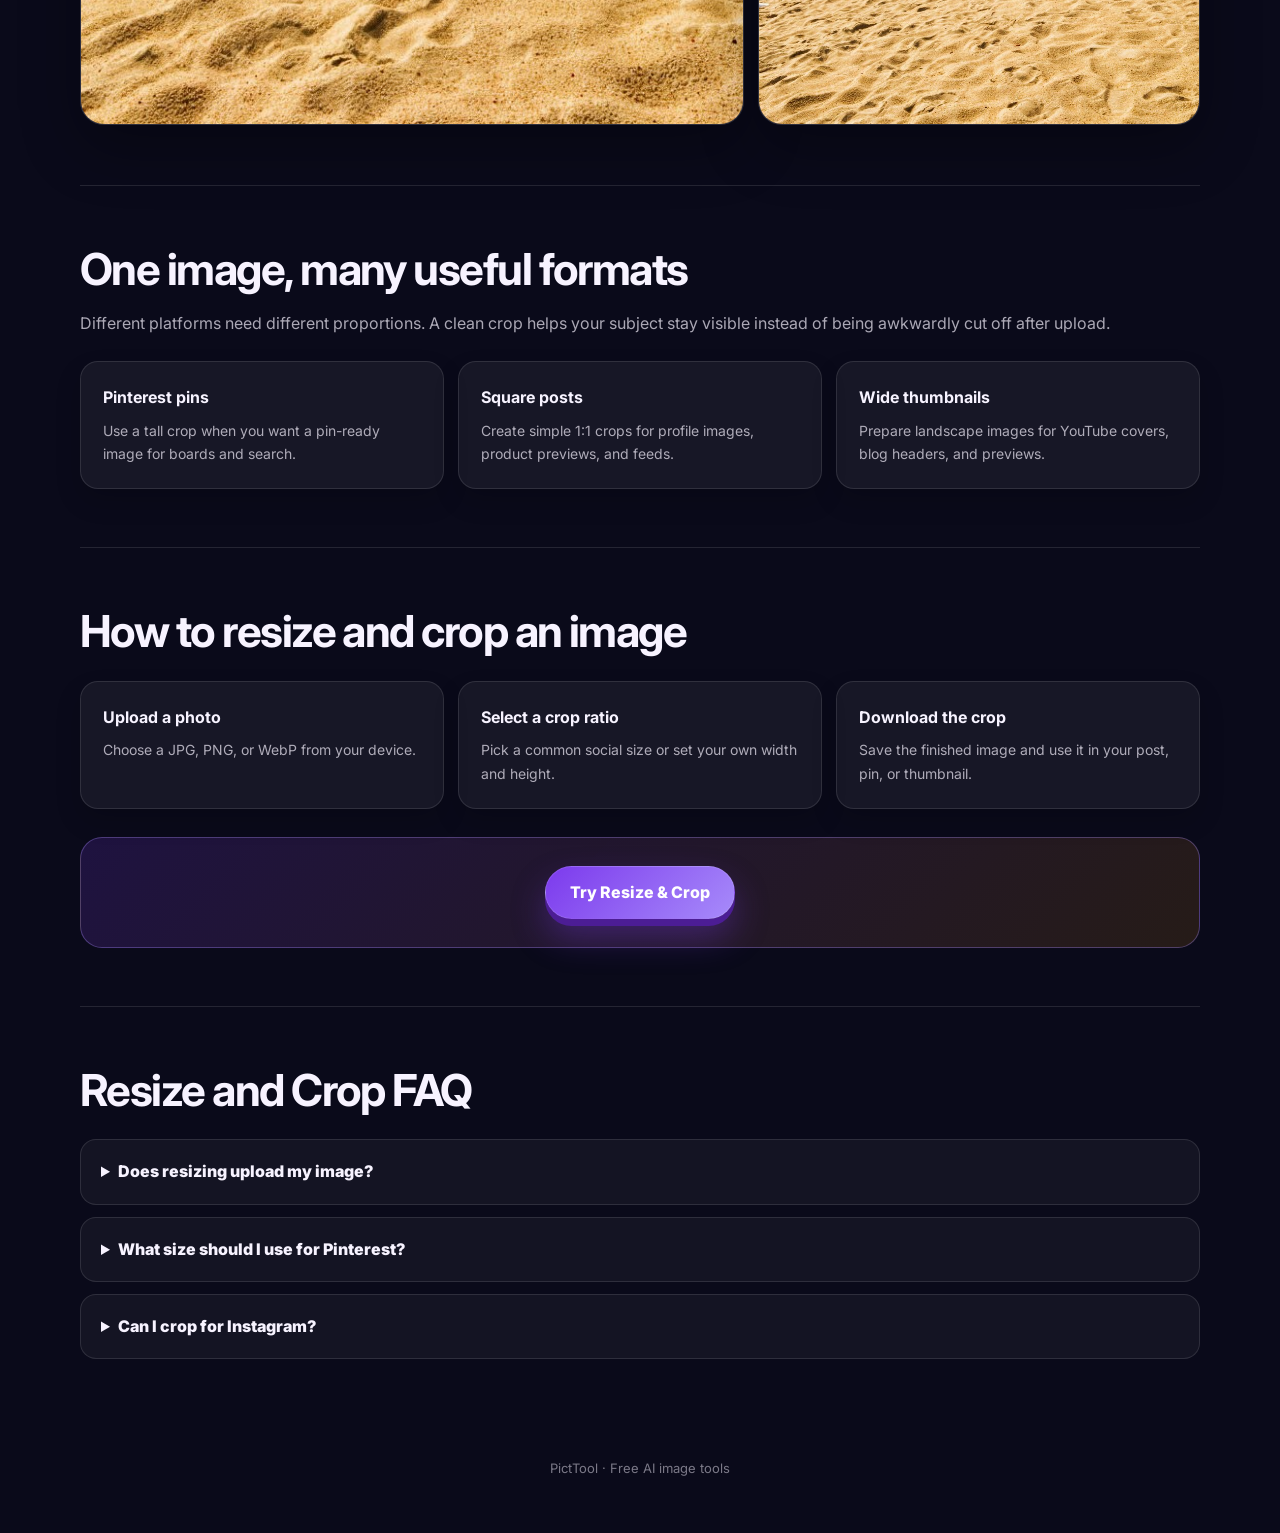
<file: resize-crop-image/index.html>
<!doctype html>
<html lang="en">
<head>
  <script async src="https://www.googletagmanager.com/gtag/js?id=G-9TJQL1RWTP"></script>
  <script>window.dataLayer=window.dataLayer||[];function gtag(){dataLayer.push(arguments)}gtag('js',new Date());gtag('config','G-9TJQL1RWTP');</script>
  <meta charset="utf-8" />
  <meta name="viewport" content="width=device-width,initial-scale=1" />
  <title>Resize and Crop Image Online Free | Social Media Sizes | PictTool</title>
  <meta name="description" content="Resize and crop images online for free with PictTool. Create clean Pinterest, Instagram, YouTube, square, portrait, or landscape images in your browser." />
  <link rel="canonical" href="https://www.picttool.com/resize-crop-image/" />
  <meta property="og:type" content="website" />
  <meta property="og:url" content="https://www.picttool.com/resize-crop-image/" />
  <meta property="og:title" content="Resize and Crop Image Online Free" />
  <meta property="og:description" content="Crop images for Pinterest, Instagram, YouTube, and other social formats." />
  <meta property="og:image" content="https://www.picttool.com/assets/homepage-travel-comic-before.jpg" />
  <link rel="icon" type="image/svg+xml" href="../assets/logo.svg" />
  <link rel="preconnect" href="https://fonts.googleapis.com">
  <link rel="preconnect" href="https://fonts.gstatic.com" crossorigin>
  <link href="https://fonts.googleapis.com/css2?family=Inter:wght@400;600;700;800;900&display=swap" rel="stylesheet">
  <style>
:root{--bg:#0a0a1a;--panel:rgba(255,255,255,.055);--text:#f7f3ff;--muted:rgba(247,243,255,.68);--dim:rgba(247,243,255,.48);--accent:#a78bfa;--accent-2:#f59e0b;--line:rgba(255,255,255,.11);--shadow:0 22px 60px rgba(0,0,0,.32)}
*{box-sizing:border-box}html{scroll-behavior:smooth}body{margin:0;background:radial-gradient(circle at 18% 10%,rgba(124,58,237,.28),transparent 32%),radial-gradient(circle at 88% 2%,rgba(14,165,233,.22),transparent 28%),var(--bg);color:var(--text);font:16px/1.7 Inter,-apple-system,BlinkMacSystemFont,"Segoe UI",sans-serif}a{color:inherit}.container{width:min(1120px,calc(100% - 40px));margin:auto}
.nav{position:sticky;top:12px;z-index:10;padding:0 0 20px}.nav-inner{display:flex;align-items:center;justify-content:space-between;gap:18px;margin-top:12px;padding:10px 16px;border:1px solid var(--line);border-radius:999px;background:rgba(12,10,28,.74);backdrop-filter:blur(18px);box-shadow:0 12px 30px rgba(0,0,0,.22)}.brand{display:flex;align-items:center;gap:9px;text-decoration:none;font-weight:900;letter-spacing:-.02em}.brand img{width:42px;height:42px;border-radius:10px}.nav-links{display:flex;align-items:center;gap:6px}.nav-links a{padding:8px 13px;border-radius:999px;color:var(--muted);font-size:13px;text-decoration:none}.nav-links a:hover{background:rgba(255,255,255,.07);color:var(--text)}
.hero{padding:74px 0 38px;text-align:center}.eyebrow{display:inline-flex;gap:8px;align-items:center;padding:6px 13px;border:1px solid rgba(167,139,250,.32);border-radius:999px;background:rgba(124,58,237,.13);color:#d8caff;font-size:12px;font-weight:800;text-transform:uppercase;letter-spacing:.08em}h1{max-width:920px;margin:22px auto 14px;font-size:clamp(40px,7vw,76px);line-height:1.02;letter-spacing:-.055em}.lead{max-width:720px;margin:0 auto 30px;color:var(--muted);font-size:clamp(17px,2vw,20px)}.actions{display:flex;justify-content:center;gap:12px;flex-wrap:wrap}.btn{display:inline-flex;align-items:center;justify-content:center;gap:9px;min-height:48px;padding:12px 24px;border-radius:999px;border:1px solid var(--line);font-weight:800;text-decoration:none}.primary{background:linear-gradient(135deg,#7c3aed,#a78bfa);color:#fff;box-shadow:0 7px 0 #4c1d95,0 18px 34px rgba(124,58,237,.34)}.secondary{background:rgba(255,255,255,.06);color:var(--text)}
.example{padding:20px 0 60px}.crop-demo{display:grid;grid-template-columns:1.2fr .8fr;gap:14px;align-items:stretch}.crop-large,.crop-stack figure{margin:0;overflow:hidden;border:1px solid var(--line);border-radius:24px;background:var(--panel);box-shadow:var(--shadow)}.crop-large{min-height:440px}.crop-large img,.crop-stack img{width:100%;height:100%;display:block;object-fit:cover}.crop-stack{display:grid;gap:14px}.crop-stack figure{position:relative;min-height:210px}.crop-stack .pin{aspect-ratio:2/3}.crop-stack .square{aspect-ratio:1}.tag{position:absolute;left:16px;top:16px;padding:6px 12px;border-radius:999px;background:rgba(8,7,20,.72);font-size:12px;font-weight:900}
.section{padding:58px 0;border-top:1px solid var(--line)}.section h2{margin:0 0 14px;font-size:clamp(28px,4vw,44px);line-height:1.15;letter-spacing:-.035em}.section p{color:var(--muted)}.grid,.steps{display:grid;grid-template-columns:repeat(3,1fr);gap:14px;margin-top:24px}.card,.step{padding:22px;border:1px solid var(--line);border-radius:18px;background:var(--panel);box-shadow:0 12px 26px rgba(0,0,0,.16)}.card strong,.step strong{display:block;margin-bottom:7px;font-size:16px}.card p,.step p{margin:0;color:var(--muted);font-size:14px}.cta-band{margin:28px 0 0;padding:28px;border:1px solid rgba(167,139,250,.34);border-radius:22px;background:linear-gradient(135deg,rgba(124,58,237,.18),rgba(245,158,11,.12));text-align:center}.faq{display:grid;gap:12px;margin-top:24px}.faq details{padding:18px 20px;border:1px solid var(--line);border-radius:16px;background:rgba(255,255,255,.045)}.faq summary{cursor:pointer;font-weight:850}.faq p{margin:9px 0 0}footer{padding:40px 0 54px;color:var(--dim);font-size:13px;text-align:center}footer a{color:#d8caff;text-decoration:none}
@media(max-width:760px){.container{width:min(100% - 28px,1120px)}.nav-inner{border-radius:18px}.nav-links{display:none}.hero{padding-top:46px}.crop-demo,.grid,.steps{grid-template-columns:1fr}.crop-large{min-height:320px}.section{padding:42px 0}.card,.step{padding:19px}}
  </style>
</head>
<body>
<nav class="nav"><div class="container nav-inner"><a class="brand" href="../"><img src="../assets/logo.svg" alt="PictTool" />PictTool</a><div class="nav-links"><a href="../">Home</a><a href="../image-compressor/">Image Compressor</a><a href="../travel-photo-to-art/">Travel Photo to Art</a></div></div></nav>
<main>
  <section class="hero container">
    <div class="eyebrow">Resize and crop</div>
    <h1>Resize and Crop Images for Social Media</h1>
    <p class="lead">Create clean image sizes for Pinterest, Instagram, YouTube, and more. Crop your photo in the browser and download a ready-to-share version.</p>
    <div class="actions"><a class="btn primary" href="../?tool=resize-crop#upload">Resize an Image</a><a class="btn secondary" href="#sizes">Popular sizes</a></div>
  </section>
  <section class="example container" aria-label="Resize and crop example">
    <div class="crop-demo">
      <figure class="crop-large"><img src="../assets/homepage-travel-comic-before.jpg" alt="Original wide photo before resizing and cropping" /></figure>
      <div class="crop-stack">
        <figure class="pin"><img src="../assets/homepage-travel-comic-before.jpg" alt="Portrait crop for Pinterest" /><span class="tag">Pinterest 2:3</span></figure>
        <figure class="square"><img src="../assets/homepage-travel-comic-before.jpg" alt="Square crop for social media" /><span class="tag">Square 1:1</span></figure>
      </div>
    </div>
  </section>
  <section class="section container" id="sizes">
    <h2>One image, many useful formats</h2>
    <p>Different platforms need different proportions. A clean crop helps your subject stay visible instead of being awkwardly cut off after upload.</p>
    <div class="grid">
      <div class="card"><strong>Pinterest pins</strong><p>Use a tall crop when you want a pin-ready image for boards and search.</p></div>
      <div class="card"><strong>Square posts</strong><p>Create simple 1:1 crops for profile images, product previews, and feeds.</p></div>
      <div class="card"><strong>Wide thumbnails</strong><p>Prepare landscape images for YouTube covers, blog headers, and previews.</p></div>
    </div>
  </section>
  <section class="section container">
    <h2>How to resize and crop an image</h2>
    <div class="steps">
      <div class="step"><strong>Upload a photo</strong><p>Choose a JPG, PNG, or WebP from your device.</p></div>
      <div class="step"><strong>Select a crop ratio</strong><p>Pick a common social size or set your own width and height.</p></div>
      <div class="step"><strong>Download the crop</strong><p>Save the finished image and use it in your post, pin, or thumbnail.</p></div>
    </div>
    <div class="cta-band"><a class="btn primary" href="../?tool=resize-crop#upload">Try Resize &amp; Crop</a></div>
  </section>
  <section class="section container">
    <h2>Resize and Crop FAQ</h2>
    <div class="faq">
      <details><summary>Does resizing upload my image?</summary><p>The quick resize and crop tool runs locally in your browser, so the image stays on your device.</p></details>
      <details><summary>What size should I use for Pinterest?</summary><p>A vertical 2:3 crop is a common starting point for Pinterest pins.</p></details>
      <details><summary>Can I crop for Instagram?</summary><p>Yes. Square and portrait crops are useful for many Instagram posts and previews.</p></details>
    </div>
  </section>
  <script src="../assets/subpage-l10n.js" defer></script>
</main>
<footer class="container">PictTool · <a href="../">Free AI image tools</a></footer>
</body>
</html>
</file>
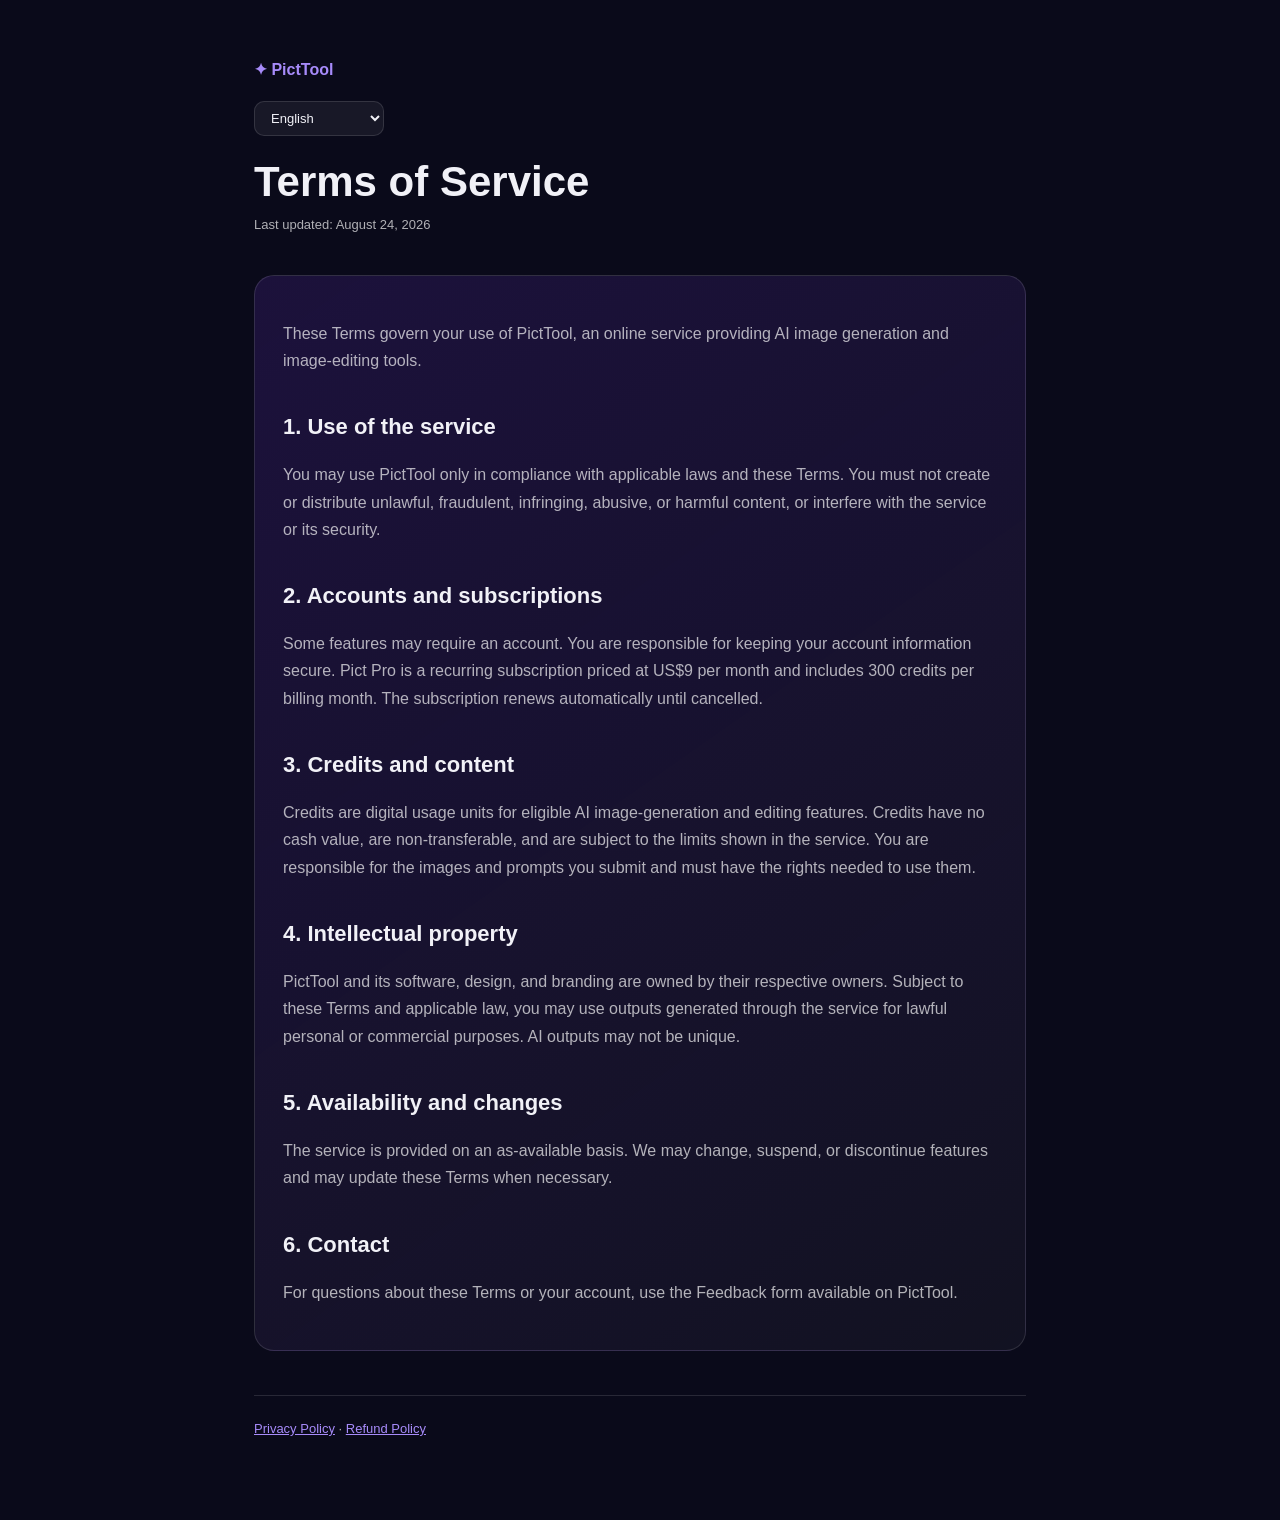
<file: terms/index.html>
<!doctype html><html lang="en"><head><meta charset="utf-8"><meta name="viewport" content="width=device-width,initial-scale=1"><title>Terms of Service — PictTool</title><link rel="stylesheet" href="../legal-style.css"></head><body data-policy="terms"><main><header><a href="../">✦ PictTool</a><h1>Terms of Service</h1><div class="updated">Last updated: August 24, 2026</div></header><div class="card"><p>These Terms govern your use of PictTool, an online service providing AI image generation and image-editing tools.</p><h2>1. Use of the service</h2><p>You may use PictTool only in compliance with applicable laws and these Terms. You must not use the service to create or distribute unlawful, fraudulent, infringing, abusive, or harmful content, or to interfere with the service or its security.</p><h2>2. Accounts and subscriptions</h2><p>Some features may require an account. You are responsible for keeping your account information secure. Pict Pro is a recurring subscription priced at US$9 per month and includes 300 credits per billing month. The subscription renews automatically until cancelled.</p><h2>3. Credits and content</h2><p>Credits are digital usage units for eligible AI image-generation and editing features. Credits have no cash value, are non-transferable, and are subject to the limits shown in the service. You are responsible for the images and prompts you submit and must have the rights needed to use them.</p><h2>4. Intellectual property</h2><p>PictTool and its software, design, and branding are owned by their respective owners. Subject to these Terms and applicable law, you may use outputs generated through the service for lawful personal or commercial purposes. AI outputs may not be unique.</p><h2>5. Availability and changes</h2><p>The service is provided on an as-available basis. We may change, suspend, or discontinue features and may update these Terms when necessary.</p><h2>6. Contact</h2><p>For questions about these Terms or your account, use the Feedback form available on <a href="https://www.picttool.com/">PictTool</a>.</p></div><footer><a href="../privacy/">Privacy Policy</a> · <a href="../refund/">Refund Policy</a></footer></main></body></html>
<script src="../legal-i18n.js"></script>
<script src="../legal-switcher.js"></script>
</file>
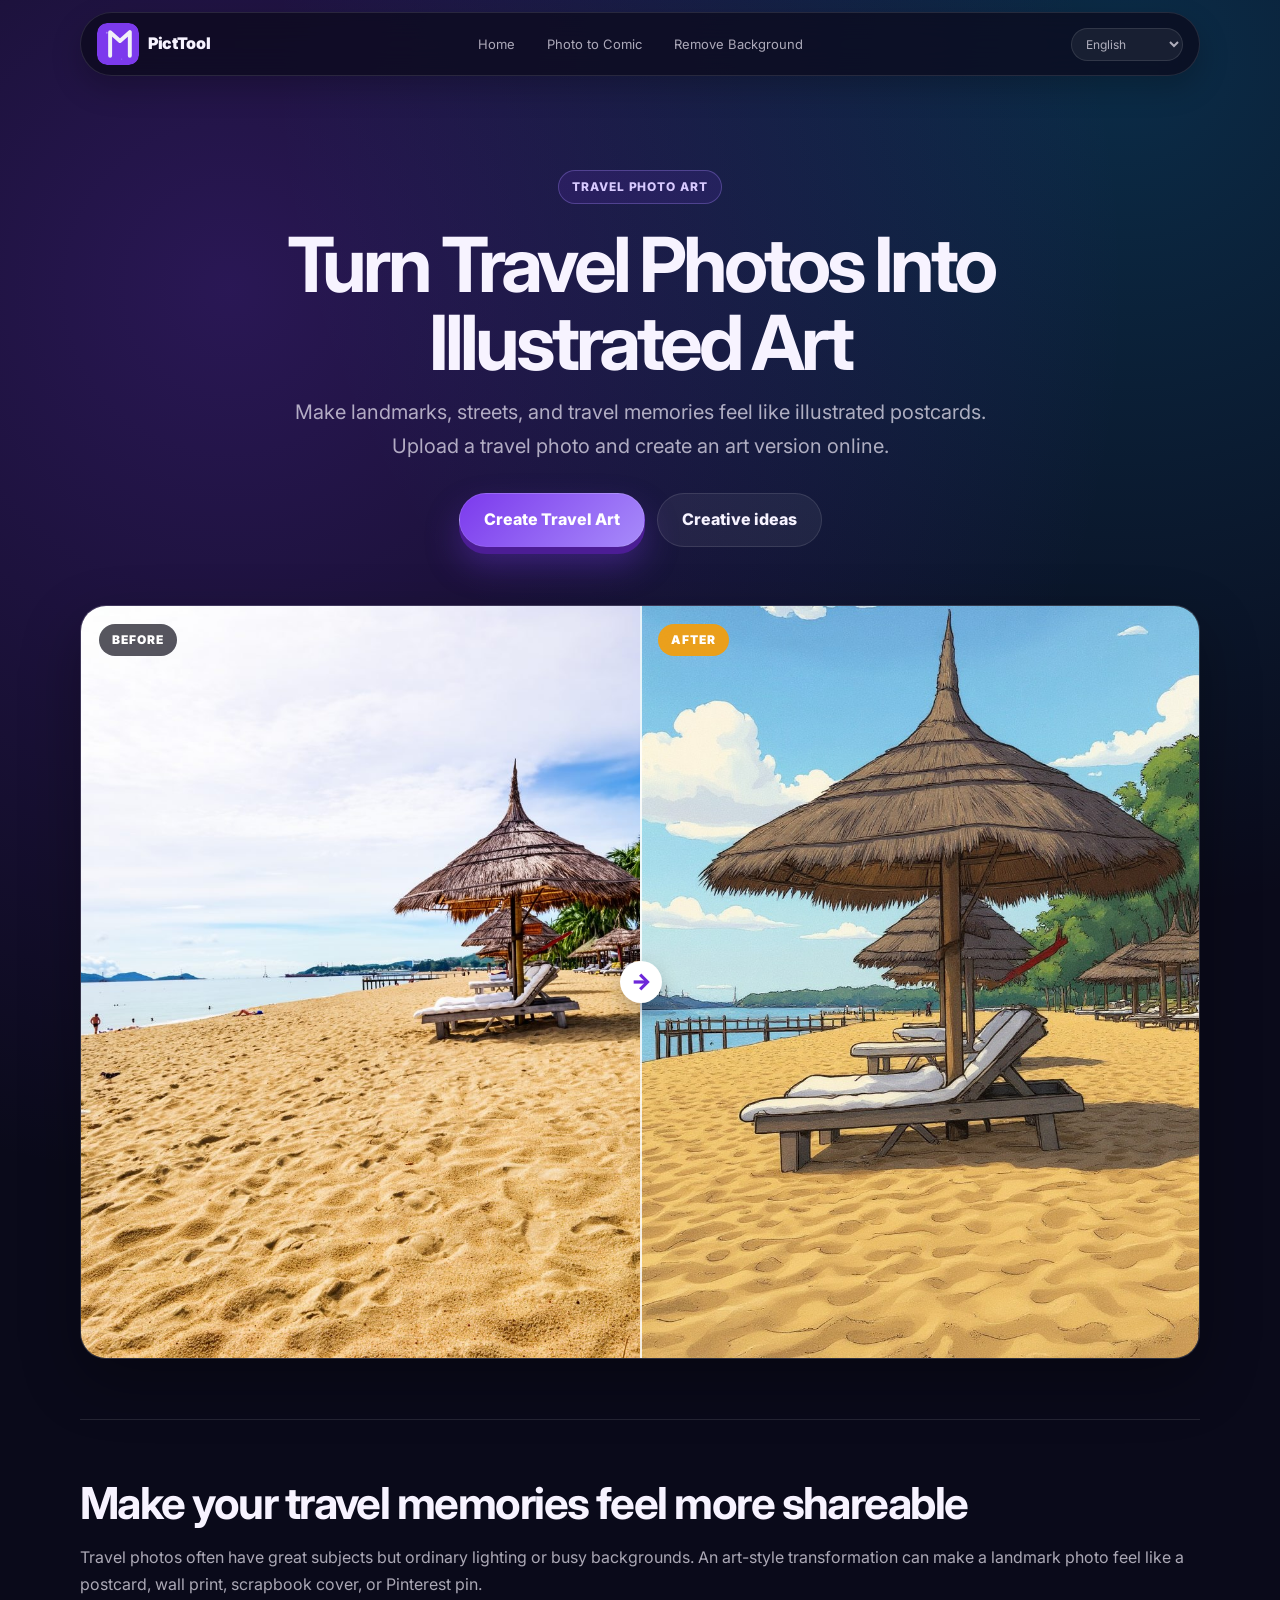
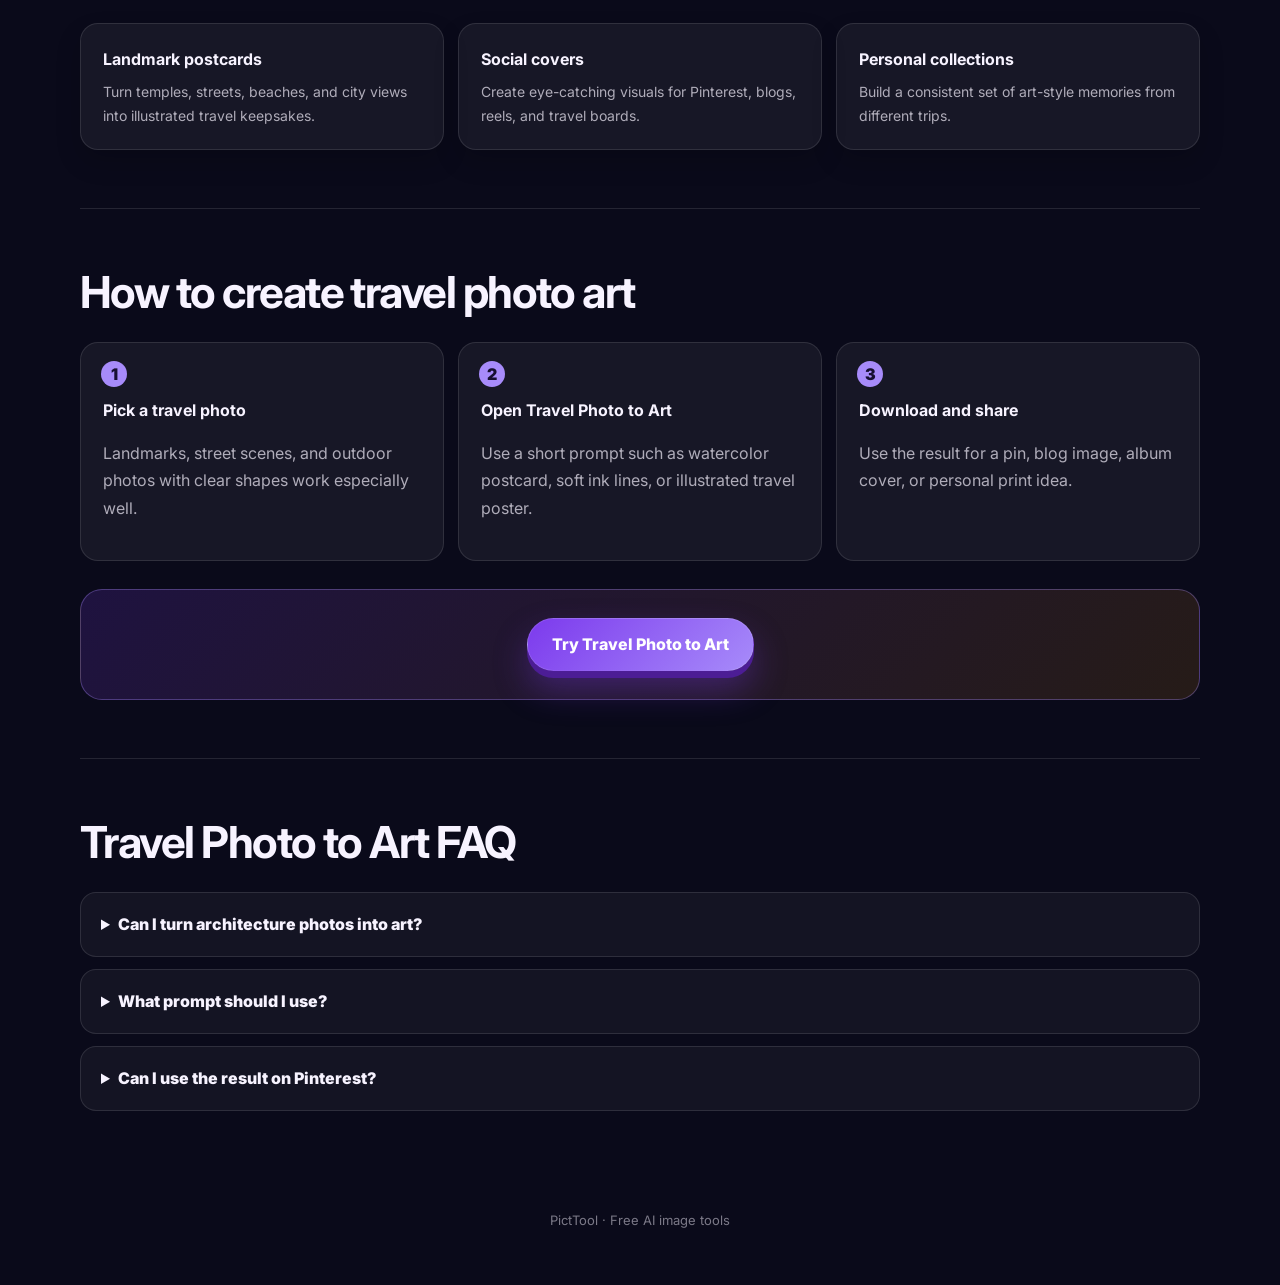
<file: travel-photo-to-art/index.html>
<!doctype html>
<html lang="en">
<head>
  <script async src="https://www.googletagmanager.com/gtag/js?id=G-9TJQL1RWTP"></script>
  <script>window.dataLayer=window.dataLayer||[];function gtag(){dataLayer.push(arguments)}gtag('js',new Date());gtag('config','G-9TJQL1RWTP');</script>
  <meta charset="utf-8" />
  <meta name="viewport" content="width=device-width,initial-scale=1" />
  <title>Travel Photo to Art Online | Watercolor Landmark Illustration | PictTool</title>
  <meta name="description" content="Turn travel photos and landmark pictures into watercolor-style artwork online. Use PictTool to make illustrated postcards from your favorite memories." />
  <link rel="canonical" href="https://www.picttool.com/travel-photo-to-art/" />
  <meta property="og:type" content="website" />
  <meta property="og:url" content="https://www.picttool.com/travel-photo-to-art/" />
  <meta property="og:title" content="Travel Photo to Art Online" />
  <meta property="og:description" content="Transform landmark photos into watercolor-style illustrated postcards." />
  <meta property="og:image" content="https://www.picttool.com/assets/homepage-travel-comic-after.jpg" />
  <link rel="icon" type="image/svg+xml" href="../assets/logo.svg" />
  <link rel="preconnect" href="https://fonts.googleapis.com">
  <link rel="preconnect" href="https://fonts.gstatic.com" crossorigin>
  <link href="https://fonts.googleapis.com/css2?family=Inter:wght@400;600;700;800;900&display=swap" rel="stylesheet">
  <style>
:root{--bg:#0a0a1a;--panel:rgba(255,255,255,.055);--panel-strong:rgba(255,255,255,.09);--text:#f7f3ff;--muted:rgba(247,243,255,.68);--dim:rgba(247,243,255,.48);--accent:#a78bfa;--accent-2:#f59e0b;--line:rgba(255,255,255,.11);--shadow:0 22px 60px rgba(0,0,0,.32)}
*{box-sizing:border-box}
html{scroll-behavior:smooth}
body{margin:0;background:radial-gradient(circle at 18% 10%,rgba(124,58,237,.28),transparent 32%),radial-gradient(circle at 88% 2%,rgba(14,165,233,.22),transparent 28%),var(--bg);color:var(--text);font:16px/1.7 Inter,-apple-system,BlinkMacSystemFont,"Segoe UI",sans-serif}
a{color:inherit}
.container{width:min(1120px,calc(100% - 40px));margin:auto}
.nav{position:sticky;top:12px;z-index:10;padding:0 0 20px}
.nav-inner{display:flex;align-items:center;justify-content:space-between;gap:18px;margin-top:12px;padding:10px 16px;border:1px solid var(--line);border-radius:999px;background:rgba(12,10,28,.74);backdrop-filter:blur(18px);box-shadow:0 12px 30px rgba(0,0,0,.22)}
.brand{display:flex;align-items:center;gap:9px;text-decoration:none;font-weight:900;letter-spacing:-.02em}
.brand img{width:42px;height:42px;border-radius:10px}
.nav-links{display:flex;align-items:center;gap:6px}
.nav-links a{padding:8px 13px;border-radius:999px;color:var(--muted);font-size:13px;text-decoration:none}
.nav-links a:hover{background:rgba(255,255,255,.07);color:var(--text)}
.hero{padding:74px 0 38px;text-align:center}
.eyebrow{display:inline-flex;gap:8px;align-items:center;padding:6px 13px;border:1px solid rgba(167,139,250,.32);border-radius:999px;background:rgba(124,58,237,.13);color:#d8caff;font-size:12px;font-weight:800;text-transform:uppercase;letter-spacing:.08em}
h1{max-width:920px;margin:22px auto 14px;font-size:clamp(40px,7vw,76px);line-height:1.02;letter-spacing:-.055em}
.lead{max-width:720px;margin:0 auto 30px;color:var(--muted);font-size:clamp(17px,2vw,20px)}
.actions{display:flex;justify-content:center;gap:12px;flex-wrap:wrap}
.btn{display:inline-flex;align-items:center;justify-content:center;gap:9px;min-height:48px;padding:12px 24px;border-radius:999px;border:1px solid var(--line);font-weight:800;text-decoration:none}
.primary{background:linear-gradient(135deg,#7c3aed,#a78bfa);color:#fff;box-shadow:0 7px 0 #4c1d95,0 18px 34px rgba(124,58,237,.34)}
.secondary{background:rgba(255,255,255,.06);color:var(--text)}
.example{padding:20px 0 60px}
.comparison-card{position:relative;display:grid;grid-template-columns:1fr 1fr;gap:0;overflow:hidden;border:1px solid var(--line);border-radius:26px;background:var(--panel);box-shadow:var(--shadow)}
.shot{position:relative;min-height:420px;background:#111}
.shot img{width:100%;height:100%;display:block;object-fit:cover}
.shot.contain img{object-fit:contain;background:#fff}
.label{position:absolute;top:18px;left:18px;padding:6px 13px;border-radius:999px;background:rgba(8,7,20,.68);color:#fff;font-size:12px;font-weight:900;text-transform:uppercase;letter-spacing:.08em}
.after .label{background:rgba(245,158,11,.92)}
.divider{position:absolute;inset:0 auto 0 50%;width:2px;background:rgba(255,255,255,.82)}
.divider span{position:absolute;top:50%;left:50%;transform:translate(-50%,-50%);display:grid;place-items:center;width:42px;height:42px;border-radius:50%;background:#fff;color:#6d28d9;font-size:22px;font-weight:900;box-shadow:0 8px 20px rgba(0,0,0,.25)}
.section{padding:58px 0;border-top:1px solid var(--line)}
.section h2{margin:0 0 14px;font-size:clamp(28px,4vw,44px);line-height:1.15;letter-spacing:-.035em}
.section p{color:var(--muted)}
.grid{display:grid;grid-template-columns:repeat(3,1fr);gap:14px;margin-top:24px}
.card{padding:22px;border:1px solid var(--line);border-radius:18px;background:var(--panel);box-shadow:0 12px 26px rgba(0,0,0,.16)}
.card strong{display:block;margin-bottom:7px;font-size:16px}
.card p{margin:0;color:var(--muted);font-size:14px}
.steps{counter-reset:step;display:grid;grid-template-columns:repeat(3,1fr);gap:14px;margin-top:24px}
.step{position:relative;padding:54px 22px 22px;border:1px solid var(--line);border-radius:18px;background:var(--panel)}
.step::before{counter-increment:step;content:counter(step);position:absolute;top:18px;left:20px;width:26px;height:26px;border-radius:50%;display:grid;place-items:center;background:var(--accent);color:#170f32;font-weight:900}
.faq{display:grid;gap:12px;margin-top:24px}
.faq details{padding:18px 20px;border:1px solid var(--line);border-radius:16px;background:rgba(255,255,255,.045)}
.faq summary{cursor:pointer;font-weight:850}
.faq p{margin:9px 0 0}
.cta-band{margin:28px 0 0;padding:28px;border:1px solid rgba(167,139,250,.34);border-radius:22px;background:linear-gradient(135deg,rgba(124,58,237,.18),rgba(245,158,11,.12));text-align:center}
footer{padding:40px 0 54px;color:var(--dim);font-size:13px;text-align:center}
footer a{color:#d8caff;text-decoration:none}
@media(max-width:760px){.container{width:min(100% - 28px,1120px)}.nav-inner{border-radius:18px}.nav-links{display:none}.hero{padding-top:46px}.comparison-card,.grid,.steps{grid-template-columns:1fr}.shot{min-height:340px}.divider{display:none}.section{padding:42px 0}.card,.step{padding:19px}.step{padding-top:52px}}
  </style>
</head>
<body>
<nav class="nav"><div class="container nav-inner"><a class="brand" href="../"><img src="../assets/logo.svg" alt="PictTool" />PictTool</a><div class="nav-links"><a href="../">Home</a><a href="../photo-to-comic/">Photo to Comic</a><a href="../remove-background/">Remove Background</a></div></div></nav>
<main>
  <section class="hero container">
    <div class="eyebrow">Travel photo art</div>
    <h1>Turn Travel Photos Into Watercolor-Style Art</h1>
    <p class="lead">Make landmarks, streets, and vacation memories feel like illustrated postcards. Upload a travel photo and create an artistic version online.</p>
    <div class="actions"><a class="btn primary" href="../?tool=travel-art#upload">Create Travel Art</a><a class="btn secondary" href="#ideas">Creative ideas</a></div>
  </section>
  <section class="example container" aria-label="Travel photo to art before and after example">
    <div class="comparison-card">
      <div class="shot"><img src="../assets/homepage-travel-comic-before.jpg" alt="Original travel photo before AI art transformation" /><span class="label">Before</span></div>
      <div class="shot after"><img src="../assets/homepage-travel-comic-after.jpg" alt="Illustrated travel image created from the original photo" /><span class="label">After</span></div>
      <div class="divider"><span>→</span></div>
    </div>
  </section>
  <section class="section container" id="ideas">
    <h2>Make your travel memories feel more shareable</h2>
    <p>Travel photos often have great subjects but ordinary lighting or busy backgrounds. An art-style transformation can make a landmark photo feel like a postcard, wall print, scrapbook cover, or Pinterest pin.</p>
    <div class="grid">
      <div class="card"><strong>Landmark postcards</strong><p>Turn temples, streets, beaches, and city views into illustrated travel keepsakes.</p></div>
      <div class="card"><strong>Social covers</strong><p>Create eye-catching visuals for Pinterest, blogs, reels, and travel boards.</p></div>
      <div class="card"><strong>Personal collections</strong><p>Build a consistent set of art-style memories from different trips.</p></div>
    </div>
  </section>
  <section class="section container">
    <h2>How to create travel photo art</h2>
    <div class="steps">
      <div class="step"><strong>Pick a travel photo</strong><p>Landmarks, street scenes, and outdoor photos with clear shapes work especially well.</p></div>
      <div class="step"><strong>Open Travel Photo to Art</strong><p>Use a short prompt such as watercolor postcard, soft ink lines, or illustrated travel poster.</p></div>
      <div class="step"><strong>Download and share</strong><p>Use the result for a pin, blog image, album cover, or personal print idea.</p></div>
    </div>
    <div class="cta-band"><a class="btn primary" href="../?tool=travel-art#upload">Try Travel Photo to Art</a></div>
  </section>
  <section class="section container">
    <h2>Travel Photo to Art FAQ</h2>
    <div class="faq">
      <details><summary>Can I turn architecture photos into art?</summary><p>Yes. Buildings, monuments, streets, and scenic views usually work well because their shapes are clear.</p></details>
      <details><summary>What prompt should I use?</summary><p>Try concise prompts like watercolor postcard, hand-painted travel poster, or soft ink illustration.</p></details>
      <details><summary>Can I use the result on Pinterest?</summary><p>Yes, if you have rights to the original photo. Before-and-after travel pins are a strong way to show the transformation.</p></details>
    </div>
  </section>
  <script src="../assets/subpage-l10n.js" defer></script>
</main>
<footer class="container">PictTool · <a href="../">Free AI image tools</a></footer>
</body>
</html>
</file>
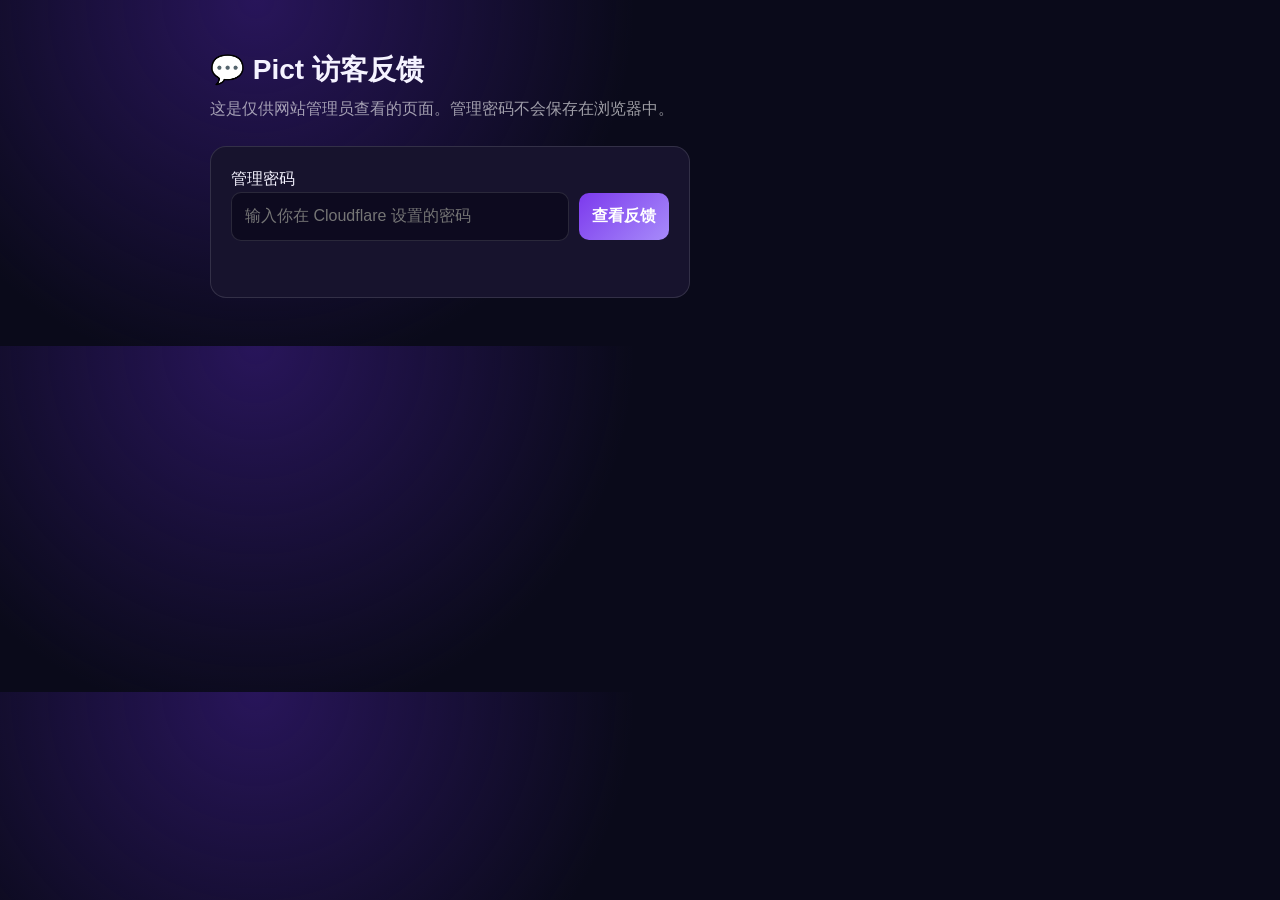
<file: feedback.html>
<!DOCTYPE html>
<html lang="zh-CN">
<head>
  <meta charset="UTF-8" />
  <meta name="viewport" content="width=device-width, initial-scale=1.0" />
  <meta name="robots" content="noindex, nofollow" />
  <title>Pict · 反馈管理</title>
  <style>
    :root{color-scheme:dark;--bg:#0a0a1a;--card:#17132d;--line:rgba(255,255,255,.12);--muted:rgba(255,255,255,.6);--accent:#a78bfa}*{box-sizing:border-box}body{margin:0;background:radial-gradient(circle at 20% 0,#28155a 0,transparent 35%),var(--bg);color:#f5f3ff;font-family:-apple-system,BlinkMacSystemFont,"Segoe UI",sans-serif;line-height:1.55}.wrap{max-width:900px;margin:0 auto;padding:48px 20px}h1{font-size:28px;margin:0 0 6px}.intro{color:var(--muted);margin:0 0 24px}.login,.item{background:var(--card);border:1px solid var(--line);border-radius:16px;padding:20px}.login{max-width:480px}.row{display:flex;gap:10px;align-items:center}input,button{font:inherit;border-radius:10px;padding:11px 13px}input{flex:1;min-width:0;background:#0d0a1f;color:white;border:1px solid var(--line)}button{border:0;background:linear-gradient(135deg,#7c3aed,#a78bfa);color:white;font-weight:700;cursor:pointer}.status{min-height:24px;color:var(--muted);font-size:14px;margin:12px 0 0}.list{display:grid;gap:14px;margin-top:22px}.item-top{display:flex;justify-content:space-between;gap:12px;color:var(--muted);font-size:13px}.tag{color:#ddd6fe;background:#30255a;padding:2px 9px;border-radius:99px}.message{white-space:pre-wrap;overflow-wrap:anywhere;margin:13px 0 8px;font-size:16px}.email{color:var(--accent);font-size:14px}.empty{color:var(--muted);text-align:center;padding:30px}.hidden{display:none}@media(max-width:520px){.wrap{padding-top:30px}.row{align-items:stretch;flex-direction:column}.item-top{align-items:flex-start;flex-direction:column}}
  </style>
</head>
<body>
  <main class="wrap">
    <h1>💬 Pict 访客反馈</h1>
    <p class="intro">这是仅供网站管理员查看的页面。管理密码不会保存在浏览器中。</p>
    <section class="login" id="loginBox">
      <label for="token">管理密码</label>
      <div class="row"><input id="token" type="password" autocomplete="current-password" placeholder="输入你在 Cloudflare 设置的密码" /><button id="load" type="button">查看反馈</button></div>
      <p class="status" id="status"></p>
    </section>
    <section class="list hidden" id="list" aria-live="polite"></section>
  </main>
  <script>
    const status=document.getElementById('status'), list=document.getElementById('list'), token=document.getElementById('token');
    const typeNames={idea:'功能建议',problem:'遇到问题',result:'效果需要改进',other:'其他'};
    function escapeHtml(value){const node=document.createElement('span');node.textContent=value||'';return node.innerHTML}
    function render(messages){list.classList.remove('hidden');if(!messages.length){list.innerHTML='<div class="item empty">暂时还没有新的反馈。</div>';return}list.innerHTML=messages.map(item=>{const date=new Date(item.createdAt).toLocaleString('zh-CN',{dateStyle:'medium',timeStyle:'short'});return `<article class="item"><div class="item-top"><span class="tag">${escapeHtml(typeNames[item.type]||'其他')}</span><time>${escapeHtml(date)}</time></div><div class="message">${escapeHtml(item.message)}</div>${item.email?`<div class="email">${escapeHtml(item.email)}</div>`:''}</article>`}).join('')}
    async function loadFeedback(){const value=token.value.trim();if(!value){status.textContent='请先输入管理密码。';return}status.textContent='正在读取…';list.classList.add('hidden');try{const response=await fetch('/api/feedback',{headers:{'X-Pict-Admin-Token':value}});const data=await response.json();if(!response.ok)throw new Error(data.error||'无法读取反馈。');status.textContent=`已加载 ${data.feedback.length} 条反馈。`;render(data.feedback)}catch(error){status.textContent=error.message||'无法读取反馈。'}}
    document.getElementById('load').addEventListener('click',loadFeedback);token.addEventListener('keydown',event=>{if(event.key==='Enter')loadFeedback()});
  </script>
</body>
</html>
</file>
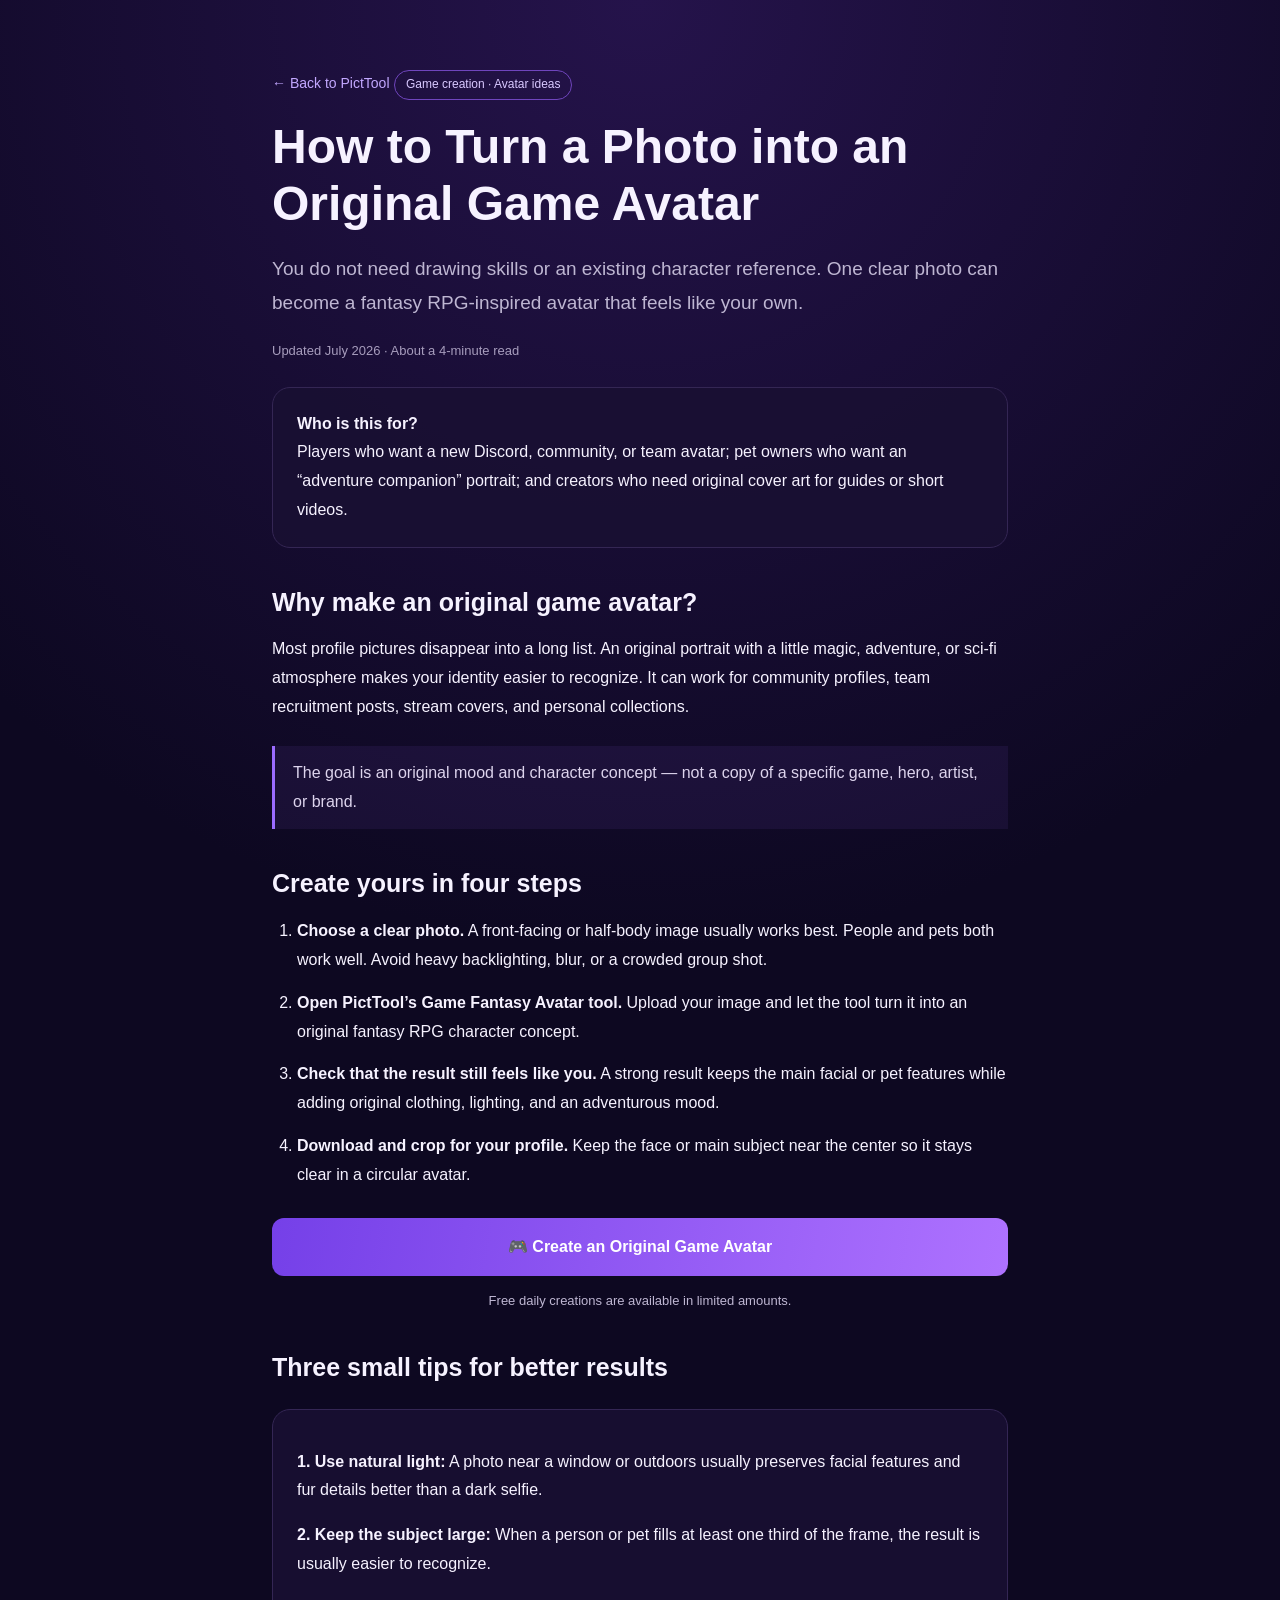
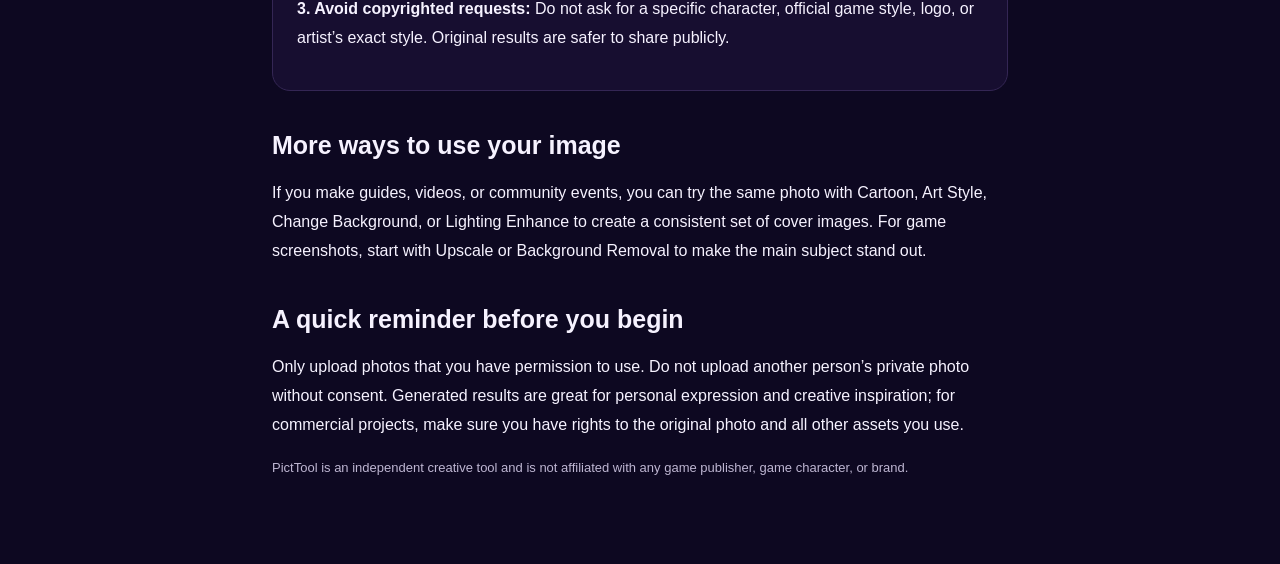
<file: blog/original-game-avatar-guide.html>
<!doctype html>
<html lang="en">
<head>
  <!-- Google tag (gtag.js) -->
  <script async src="https://www.googletagmanager.com/gtag/js?id=G-9TJQL1RWTP"></script>
  <script>
    window.dataLayer = window.dataLayer || [];
    function gtag(){dataLayer.push(arguments);}
    gtag('js', new Date());
    gtag('config', 'G-9TJQL1RWTP');
  </script>
  <meta charset="utf-8" />
  <meta name="viewport" content="width=device-width,initial-scale=1" />
  <title>How to Turn a Photo into an Original Game Avatar | PictTool</title>
  <meta name="description" content="A beginner-friendly guide to creating an original fantasy RPG game avatar from one photo: choosing an image, generating it, and sharing it safely." />
  <link rel="canonical" href="https://www.picttool.com/blog/original-game-avatar-guide" />
  <style>
    :root{--bg:#0d0821;--card:#191033;--text:#f6f2ff;--muted:#beb6d2;--accent:#9b6cff}*{box-sizing:border-box}body{margin:0;background:radial-gradient(circle at top,#25134b,transparent 42%),var(--bg);color:var(--text);font:16px/1.8 -apple-system,BlinkMacSystemFont,"Segoe UI",sans-serif}main{max-width:780px;margin:auto;padding:42px 22px 72px}a{color:#c3a8ff}.back{font-size:14px;text-decoration:none}.tag{display:inline-block;margin:28px 0 10px;padding:3px 11px;border:1px solid #6f45bd;border-radius:99px;color:#d9c9ff;font-size:12px}h1{font-size:clamp(30px,6vw,48px);line-height:1.2;margin:8px 0 14px}h2{margin:38px 0 12px;font-size:25px;line-height:1.35}.lead{font-size:19px;color:var(--muted)}.meta{color:#a79dbd;font-size:13px}.card{background:rgba(25,16,51,.86);border:1px solid #342654;border-radius:18px;padding:22px 24px;margin:24px 0}.steps{padding-left:25px}.steps li{margin:14px 0}.cta{display:block;text-align:center;background:linear-gradient(100deg,#7540e8,#ae72ff);color:white!important;text-decoration:none;font-weight:700;padding:15px;border-radius:12px;margin:28px 0 8px}.small{font-size:13px;color:var(--muted)}blockquote{margin:24px 0;padding:13px 18px;border-left:3px solid var(--accent);background:rgba(155,108,255,.08);color:#ddd4ed}@media(max-width:520px){main{padding-top:28px}.card{padding:18px}}
  </style>
</head>
<body>
<main>
  <a class="back" href="https://www.picttool.com/">← Back to PictTool</a>
  <div class="tag">Game creation · Avatar ideas</div>
  <h1>How to Turn a Photo into an Original Game Avatar</h1>
  <p class="lead">You do not need drawing skills or an existing character reference. One clear photo can become a fantasy RPG-inspired avatar that feels like your own.</p>
  <p class="meta">Updated July 2026 · About a 4-minute read</p>

  <div class="card"><strong>Who is this for?</strong><br>Players who want a new Discord, community, or team avatar; pet owners who want an “adventure companion” portrait; and creators who need original cover art for guides or short videos.</div>

  <h2>Why make an original game avatar?</h2>
  <p>Most profile pictures disappear into a long list. An original portrait with a little magic, adventure, or sci-fi atmosphere makes your identity easier to recognize. It can work for community profiles, team recruitment posts, stream covers, and personal collections.</p>
  <blockquote>The goal is an original mood and character concept — not a copy of a specific game, hero, artist, or brand.</blockquote>

  <h2>Create yours in four steps</h2>
  <ol class="steps">
    <li><strong>Choose a clear photo.</strong> A front-facing or half-body image usually works best. People and pets both work well. Avoid heavy backlighting, blur, or a crowded group shot.</li>
    <li><strong>Open PictTool’s Game Fantasy Avatar tool.</strong> Upload your image and let the tool turn it into an original fantasy RPG character concept.</li>
    <li><strong>Check that the result still feels like you.</strong> A strong result keeps the main facial or pet features while adding original clothing, lighting, and an adventurous mood.</li>
    <li><strong>Download and crop for your profile.</strong> Keep the face or main subject near the center so it stays clear in a circular avatar.</li>
  </ol>

  <a class="cta" href="https://www.picttool.com/?tool=game-avatar">🎮 Create an Original Game Avatar</a>
  <p class="small" style="text-align:center">Free daily creations are available in limited amounts.</p>

  <h2>Three small tips for better results</h2>
  <div class="card">
    <p><strong>1. Use natural light:</strong> A photo near a window or outdoors usually preserves facial features and fur details better than a dark selfie.</p>
    <p><strong>2. Keep the subject large:</strong> When a person or pet fills at least one third of the frame, the result is usually easier to recognize.</p>
    <p><strong>3. Avoid copyrighted requests:</strong> Do not ask for a specific character, official game style, logo, or artist’s exact style. Original results are safer to share publicly.</p>
  </div>

  <h2>More ways to use your image</h2>
  <p>If you make guides, videos, or community events, you can try the same photo with Cartoon, Art Style, Change Background, or Lighting Enhance to create a consistent set of cover images. For game screenshots, start with Upscale or Background Removal to make the main subject stand out.</p>

  <h2>A quick reminder before you begin</h2>
  <p>Only upload photos that you have permission to use. Do not upload another person’s private photo without consent. Generated results are great for personal expression and creative inspiration; for commercial projects, make sure you have rights to the original photo and all other assets you use.</p>
  <p class="small">PictTool is an independent creative tool and is not affiliated with any game publisher, game character, or brand.</p>
</main>
</body>
</html>
</file>
<file: legal-style.css>
:root{color-scheme:dark;--bg:#0a0a1a;--muted:rgba(255,255,255,.68);--accent:#a78bfa;--border:rgba(255,255,255,.12)}*{box-sizing:border-box}body{margin:0;background:var(--bg);color:#f1f1f7;font:16px/1.7 Inter,-apple-system,BlinkMacSystemFont,"Segoe UI",sans-serif}main{max-width:820px;margin:auto;padding:56px 24px 80px}a{color:var(--accent)}header{margin-bottom:38px}header a{text-decoration:none;font-weight:800}h1{font-size:42px;line-height:1.15;margin:22px 0 8px}h2{font-size:22px;margin:34px 0 8px}p{color:var(--muted)}.updated{font-size:13px;color:var(--muted)}.card{background:linear-gradient(145deg,rgba(124,58,237,.16),rgba(255,255,255,.035));border:1px solid var(--border);border-radius:20px;padding:28px}.legal-tools{display:flex;justify-content:flex-start;direction:ltr;margin-top:18px}.legal-tools select{min-width:130px;padding:8px 12px;border:1px solid var(--border);border-radius:10px;background:rgba(255,255,255,.06);color:#f1f1f7;font:inherit;font-size:13px;cursor:pointer}.legal-tools select:focus{outline:2px solid rgba(167,139,250,.5);outline-offset:1px}footer{border-top:1px solid var(--border);margin-top:44px;padding-top:22px;font-size:13px;color:var(--muted)}html[dir="rtl"] body{font-family:"Noto Sans Arabic","Segoe UI",Tahoma,Arial,sans-serif;line-height:2}html[dir="rtl"] main{direction:rtl}html[dir="rtl"] header,html[dir="rtl"] .card,html[dir="rtl"] footer{text-align:right}html[dir="rtl"] h1{font-weight:800;letter-spacing:0}html[dir="rtl"] h2{line-height:1.5}html[dir="rtl"] .legal-tools select{direction:rtl}@media(max-width:600px){main{padding:32px 18px 56px}h1{font-size:32px}}
</file>
